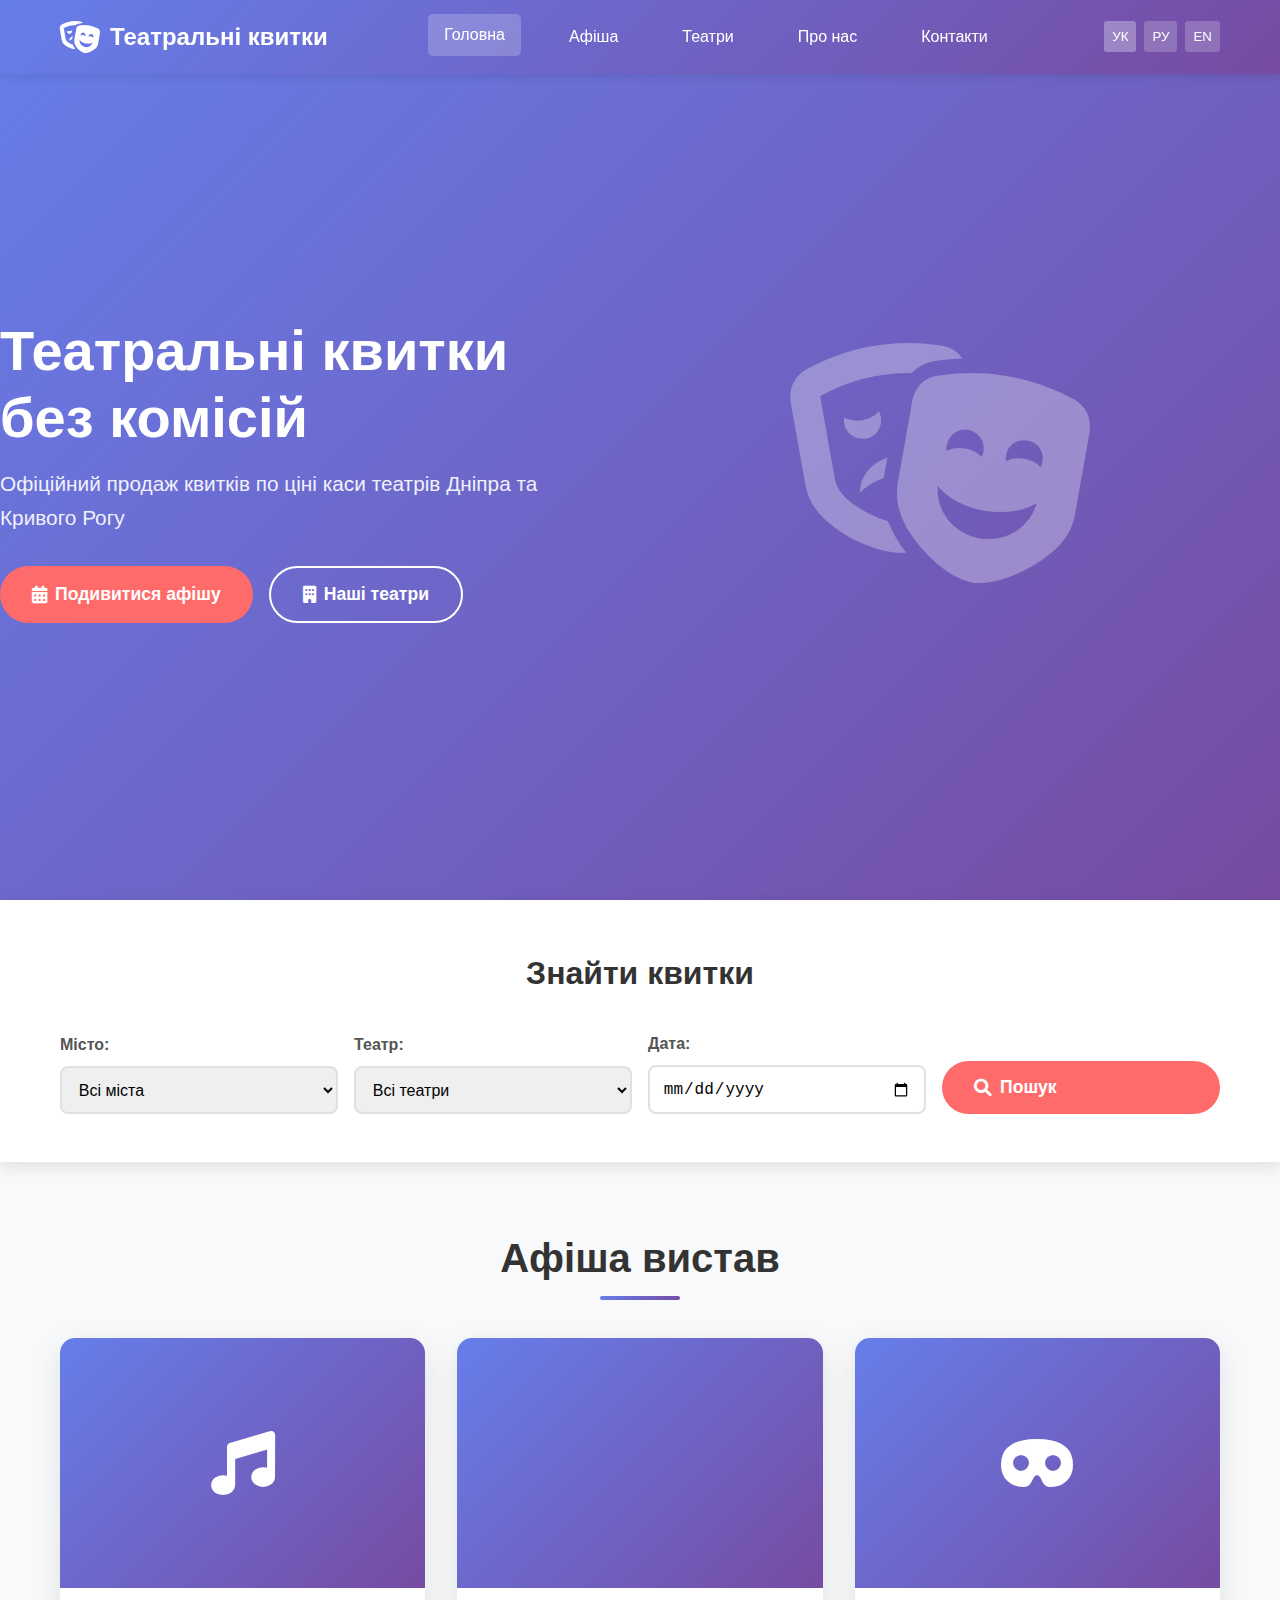
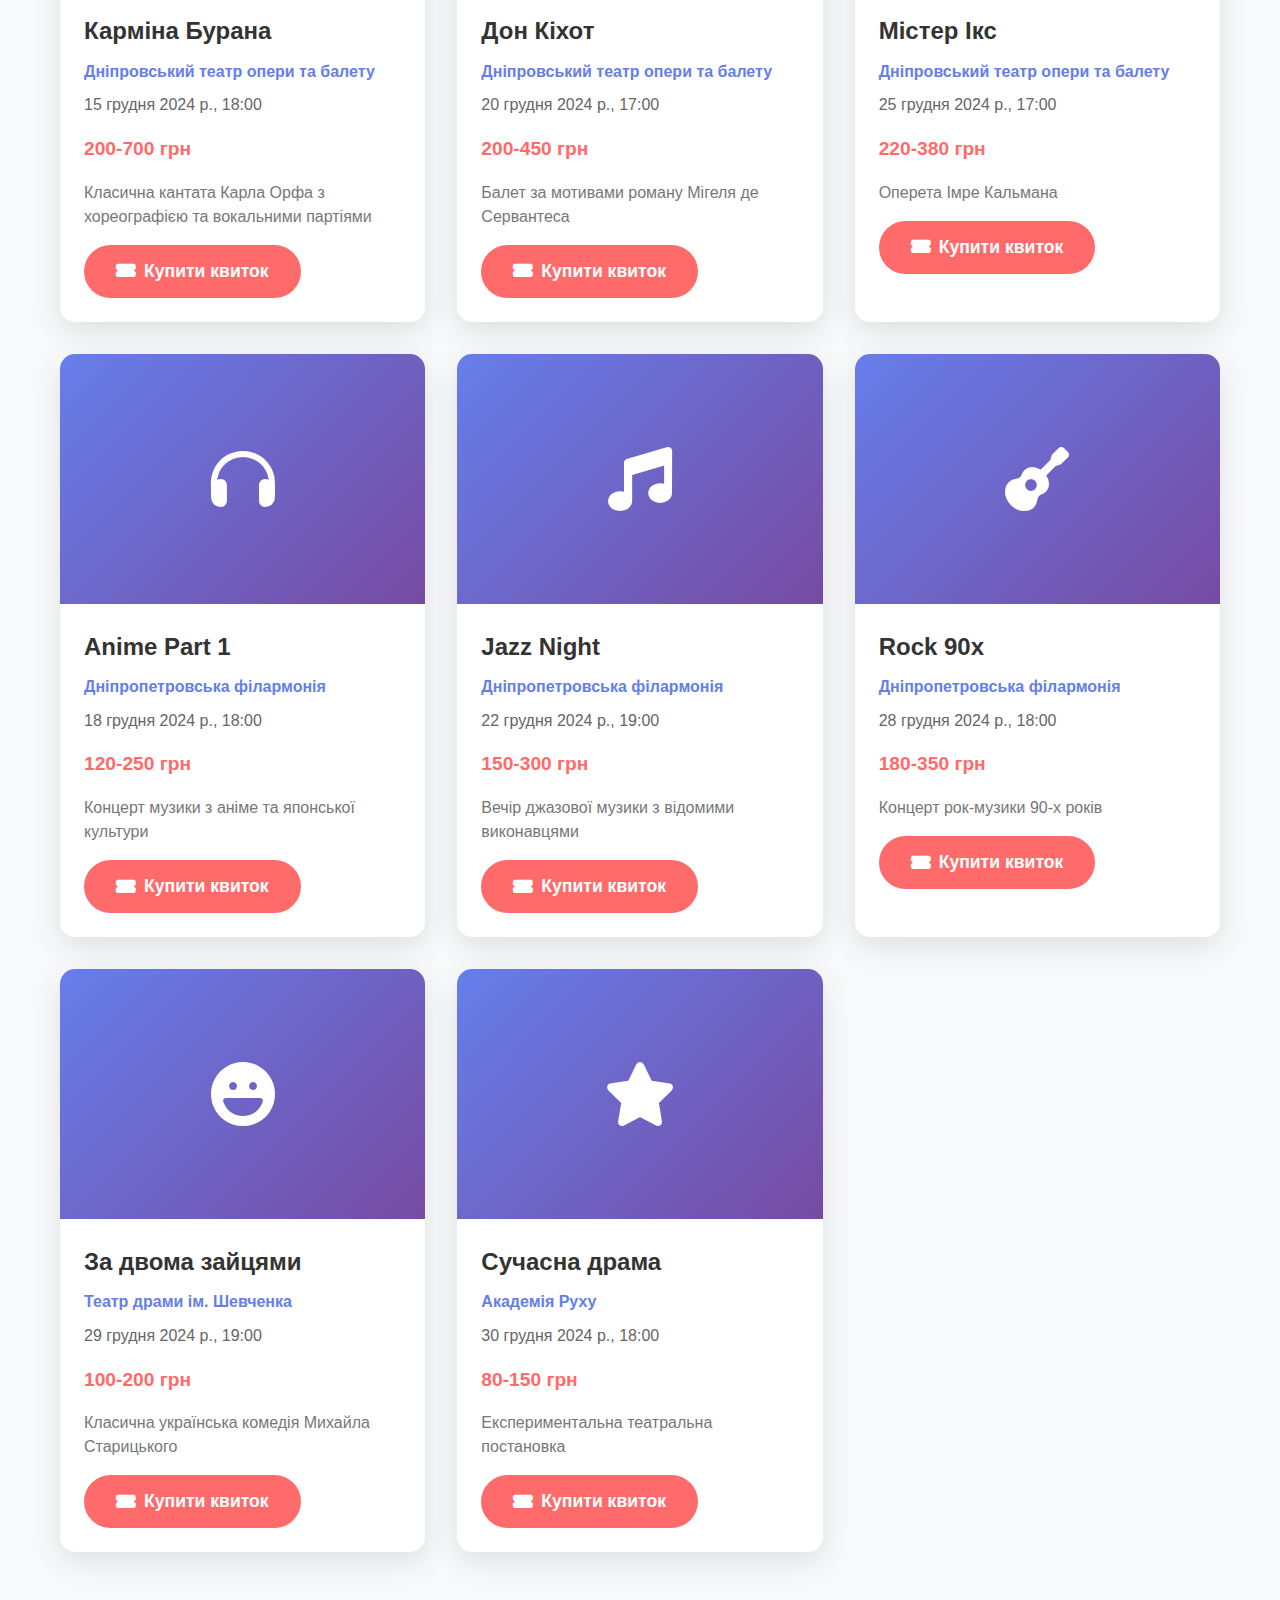
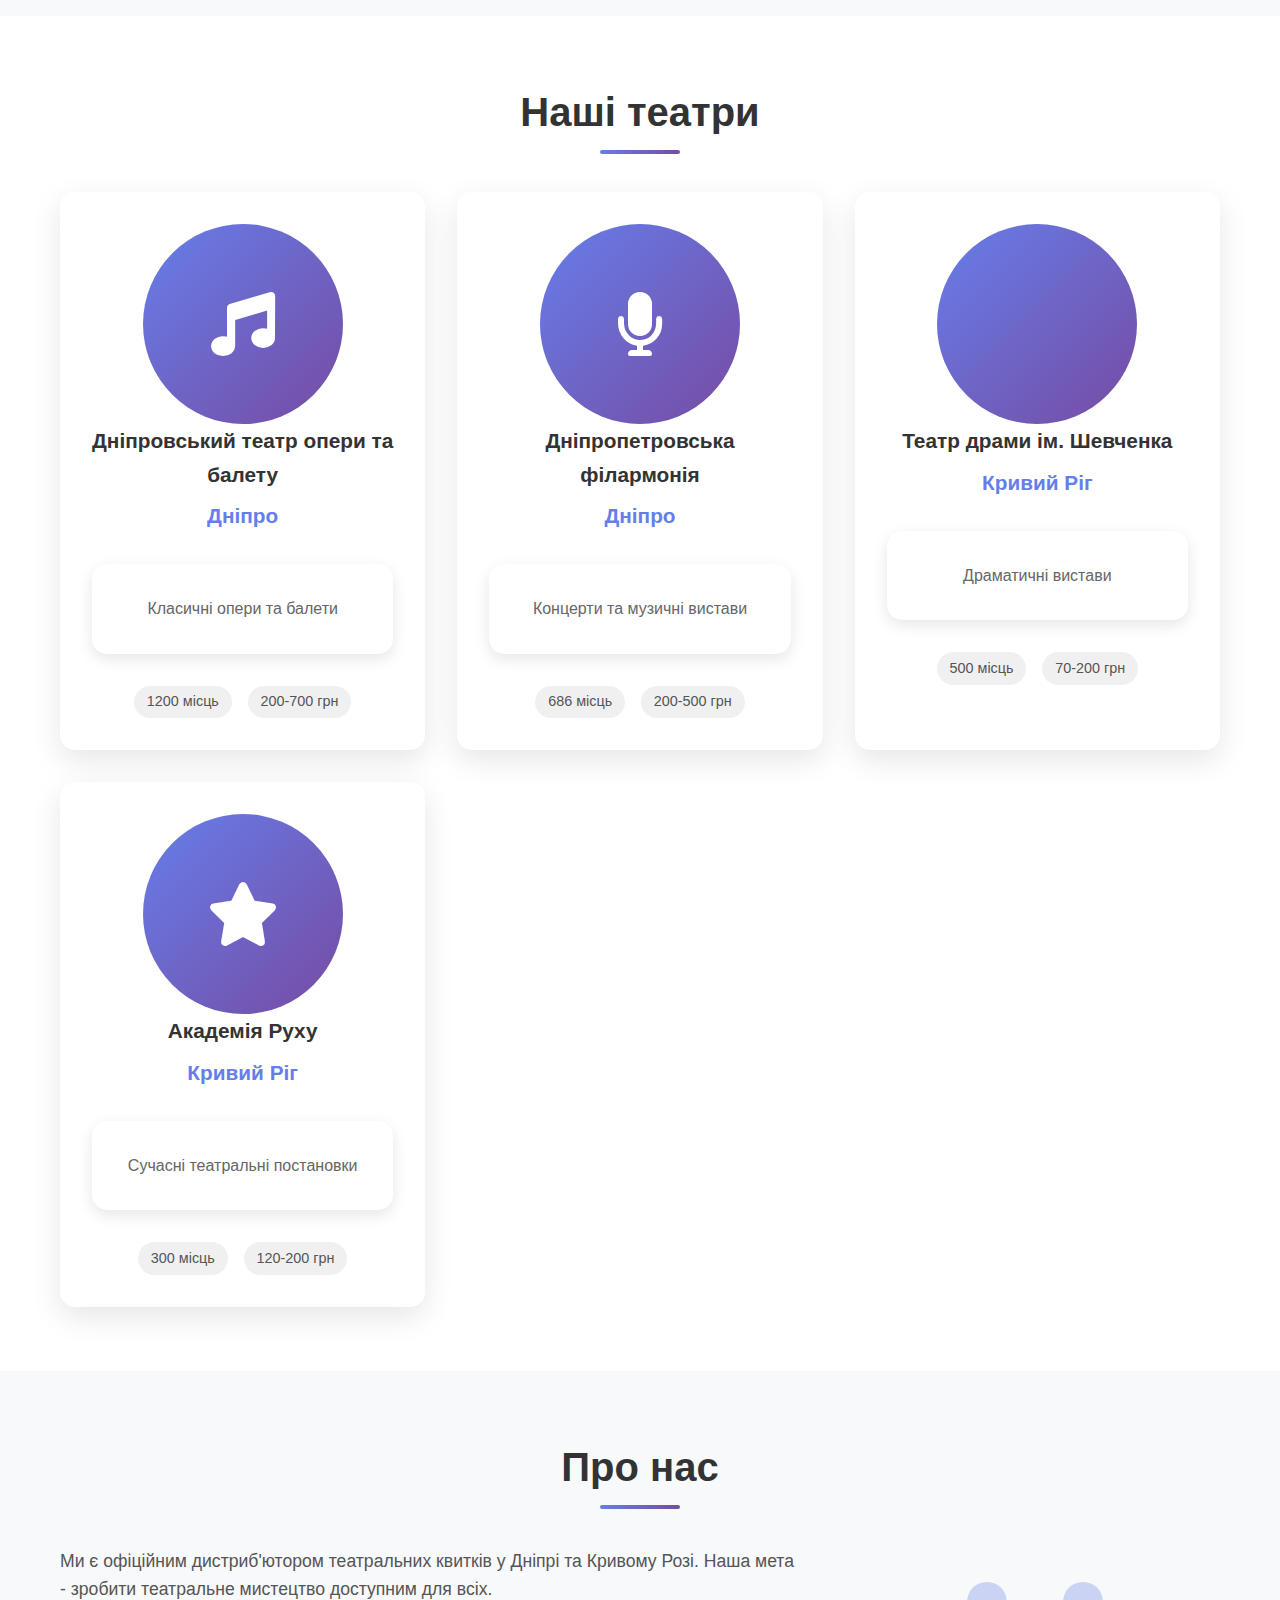
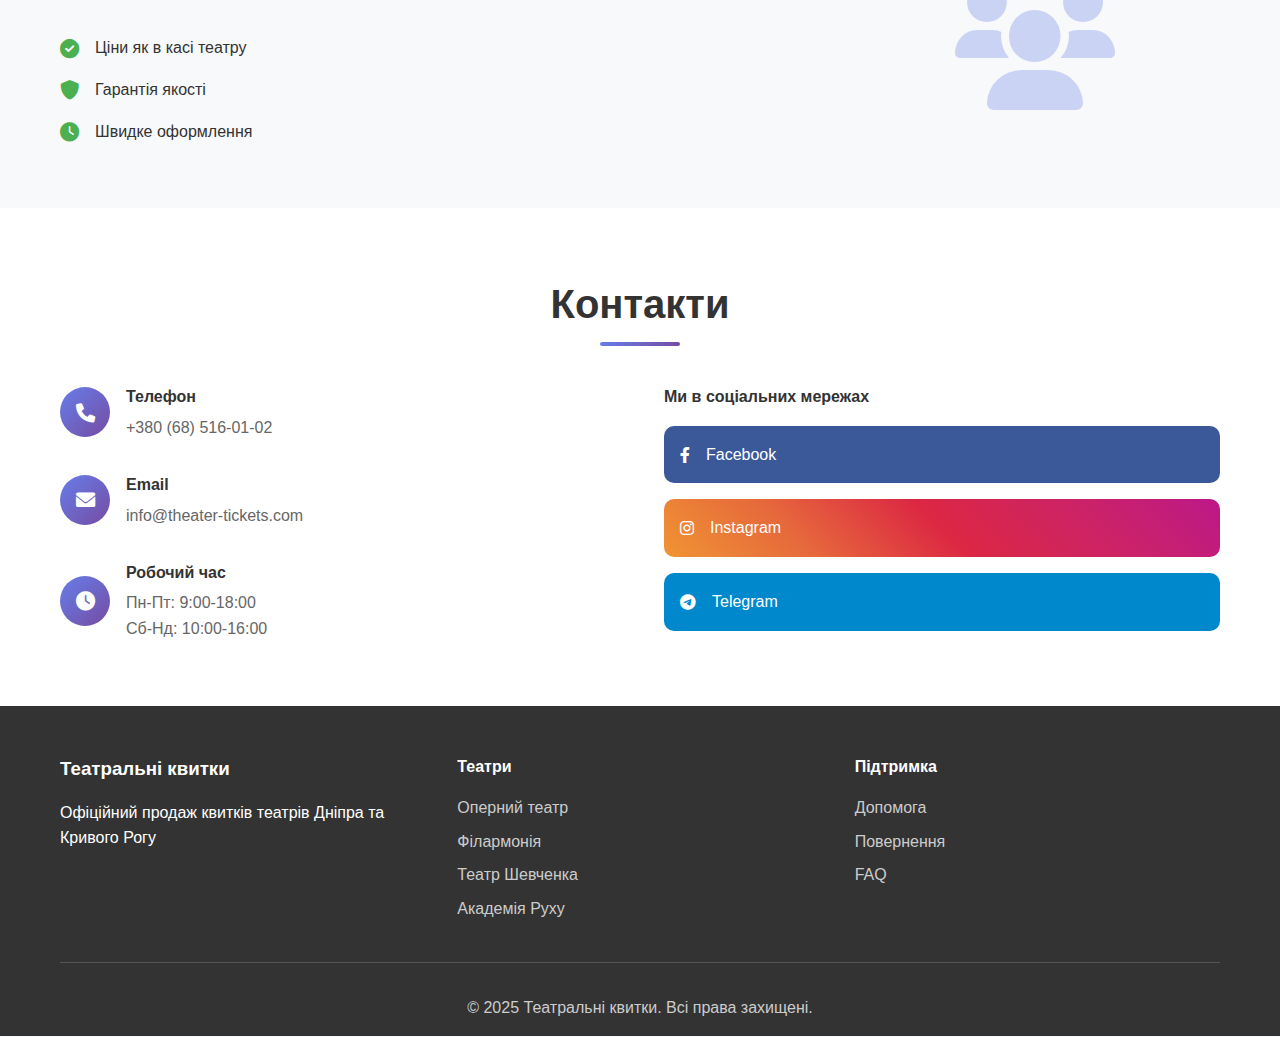
<file: index.html>
<!DOCTYPE html>
<html lang="uk">
<head>
    <meta charset="UTF-8">
    <meta name="viewport" content="width=device-width, initial-scale=1.0">
    <title>Театральні квитки Дніпра та Кривого Рогу</title>
    <link rel="stylesheet" href="styles.css">
    <link href="https://cdnjs.cloudflare.com/ajax/libs/font-awesome/6.0.0/css/all.min.css" rel="stylesheet">
</head>
<body>
    <!-- Header -->
    <header class="header">
        <div class="container">
            <div class="logo">
                <i class="fas fa-theater-masks"></i>
                <span>Театральні квитки</span>
            </div>
            <nav class="nav">
                <a href="#home" class="nav-link active">Головна</a>
                <a href="#afisha" class="nav-link">Афіша</a>
                <a href="#theaters" class="nav-link">Театри</a>
                <a href="#about" class="nav-link">Про нас</a>
                <a href="#contact" class="nav-link">Контакти</a>
            </nav>
            <div class="language-switcher">
                <button class="lang-btn active" data-lang="uk">УК</button>
                <button class="lang-btn" data-lang="ru">РУ</button>
                <button class="lang-btn" data-lang="en">EN</button>
            </div>
        </div>
    </header>

    <!-- Hero Section -->
    <section id="home" class="hero">
        <div class="hero-content">
            <h1 class="hero-title">Театральні квитки без комісій</h1>
            <p class="hero-subtitle">Офіційний продаж квитків по ціні каси театрів Дніпра та Кривого Рогу</p>
            <div class="hero-buttons">
                <button class="btn btn-primary" onclick="scrollToSection('afisha')">
                    <i class="fas fa-calendar-alt"></i>
                    Подивитися афішу
                </button>
                <button class="btn btn-secondary" onclick="scrollToSection('theaters')">
                    <i class="fas fa-building"></i>
                    Наші театри
                </button>
            </div>
        </div>
        <div class="hero-image">
            <div class="theater-silhouette">
                <i class="fas fa-theater-masks"></i>
            </div>
        </div>
    </section>

    <!-- Search Section -->
    <section class="search-section">
        <div class="container">
            <div class="search-box">
                <h2>Знайти квитки</h2>
                <div class="search-filters">
                    <div class="filter-group">
                        <label for="city-filter">Місто:</label>
                        <select id="city-filter">
                            <option value="">Всі міста</option>
                            <option value="dnipro">Дніпро</option>
                            <option value="kryvyi-rih">Кривий Ріг</option>
                        </select>
                    </div>
                    <div class="filter-group">
                        <label for="theater-filter">Театр:</label>
                        <select id="theater-filter">
                            <option value="">Всі театри</option>
                            <option value="opera">Оперний театр</option>
                            <option value="philharmonia">Філармонія</option>
                            <option value="shevchenko">Театр ім. Шевченка</option>
                            <option value="academy">Академія Руху</option>
                        </select>
                    </div>
                    <div class="filter-group">
                        <label for="date-filter">Дата:</label>
                        <input type="date" id="date-filter">
                    </div>
                    <button class="btn btn-primary" onclick="filterPerformances()">
                        <i class="fas fa-search"></i>
                        Пошук
                    </button>
                </div>
            </div>
        </div>
    </section>

    <!-- Performances Section -->
    <section id="afisha" class="performances-section">
        <div class="container">
            <h2 class="section-title">Афіша вистав</h2>
            <div class="performances-grid" id="performances-grid">
                <!-- Performances will be loaded here by JavaScript -->
            </div>
        </div>
    </section>

    <!-- Theaters Section -->
    <section id="theaters" class="theaters-section">
        <div class="container">
            <h2 class="section-title">Наші театри</h2>
            <div class="theaters-grid">
                <div class="theater-card" onclick="openTheaterPage('opera')">
                    <div class="theater-image">
                        <i class="fas fa-music"></i>
                    </div>
                    <div class="theater-info">
                        <h3>Дніпровський театр опери та балету</h3>
                        <p class="theater-city">Дніпро</p>
                        <p class="theater-description">Класичні опери та балети</p>
                        <div class="theater-features">
                            <span class="feature">1200 місць</span>
                            <span class="feature">200-700 грн</span>
                        </div>
                    </div>
                </div>

                <div class="theater-card" onclick="openTheaterPage('philharmonia')">
                    <div class="theater-image">
                        <i class="fas fa-microphone"></i>
                    </div>
                    <div class="theater-info">
                        <h3>Дніпропетровська філармонія</h3>
                        <p class="theater-city">Дніпро</p>
                        <p class="theater-description">Концерти та музичні вистави</p>
                        <div class="theater-features">
                            <span class="feature">686 місць</span>
                            <span class="feature">200-500 грн</span>
                        </div>
                    </div>
                </div>

                <div class="theater-card" onclick="openTheaterPage('shevchenko')">
                    <div class="theater-image">
                        <i class="fas fa-drama-masks"></i>
                    </div>
                    <div class="theater-info">
                        <h3>Театр драми ім. Шевченка</h3>
                        <p class="theater-city">Кривий Ріг</p>
                        <p class="theater-description">Драматичні вистави</p>
                        <div class="theater-features">
                            <span class="feature">500 місць</span>
                            <span class="feature">70-200 грн</span>
                        </div>
                    </div>
                </div>

                <div class="theater-card" onclick="openTheaterPage('academy')">
                    <div class="theater-image">
                        <i class="fas fa-star"></i>
                    </div>
                    <div class="theater-info">
                        <h3>Академія Руху</h3>
                        <p class="theater-city">Кривий Ріг</p>
                        <p class="theater-description">Сучасні театральні постановки</p>
                        <div class="theater-features">
                            <span class="feature">300 місць</span>
                            <span class="feature">120-200 грн</span>
                        </div>
                    </div>
                </div>
            </div>
        </div>
    </section>

    <!-- About Section -->
    <section id="about" class="about-section">
        <div class="container">
            <h2 class="section-title">Про нас</h2>
            <div class="about-content">
                <div class="about-text">
                    <p>Ми є офіційним дистриб'ютором театральних квитків у Дніпрі та Кривому Розі. Наша мета - зробити театральне мистецтво доступним для всіх.</p>
                    <div class="advantages">
                        <div class="advantage">
                            <i class="fas fa-check-circle"></i>
                            <span>Ціни як в касі театру</span>
                        </div>
                        <div class="advantage">
                            <i class="fas fa-shield-alt"></i>
                            <span>Гарантія якості</span>
                        </div>
                        <div class="advantage">
                            <i class="fas fa-clock"></i>
                            <span>Швидке оформлення</span>
                        </div>
                    </div>
                </div>
                <div class="about-image">
                    <i class="fas fa-users"></i>
                </div>
            </div>
        </div>
    </section>

    <!-- Contact Section -->
    <section id="contact" class="contact-section">
        <div class="container">
            <h2 class="section-title">Контакти</h2>
            <div class="contact-content">
                <div class="contact-info">
                    <div class="contact-item">
                        <i class="fas fa-phone"></i>
                        <div>
                            <h4>Телефон</h4>
                            <p>+380 (68) 516-01-02</p>
                        </div>
                    </div>
                    <div class="contact-item">
                        <i class="fas fa-envelope"></i>
                        <div>
                            <h4>Email</h4>
                            <p>info@theater-tickets.com</p>
                        </div>
                    </div>
                    <div class="contact-item">
                        <i class="fas fa-clock"></i>
                        <div>
                            <h4>Робочий час</h4>
                            <p>Пн-Пт: 9:00-18:00<br>Сб-Нд: 10:00-16:00</p>
                        </div>
                    </div>
                </div>
                <div class="social-links">
                    <h4>Ми в соціальних мережах</h4>
                    <div class="social-buttons">
                        <a href="#" class="social-btn facebook">
                            <i class="fab fa-facebook-f"></i>
                            Facebook
                        </a>
                        <a href="#" class="social-btn instagram">
                            <i class="fab fa-instagram"></i>
                            Instagram
                        </a>
                        <a href="#" class="social-btn telegram">
                            <i class="fab fa-telegram-plane"></i>
                            Telegram
                        </a>
                    </div>
                </div>
            </div>
        </div>
    </section>

    <!-- Footer -->
    <footer class="footer">
        <div class="container">
            <div class="footer-content">
                <div class="footer-section">
                    <h3>Театральні квитки</h3>
                    <p>Офіційний продаж квитків театрів Дніпра та Кривого Рогу</p>
                </div>
                <div class="footer-section">
                    <h4>Театри</h4>
                    <ul>
                        <li><a href="#">Оперний театр</a></li>
                        <li><a href="#">Філармонія</a></li>
                        <li><a href="#">Театр Шевченка</a></li>
                        <li><a href="#">Академія Руху</a></li>
                    </ul>
                </div>
                <div class="footer-section">
                    <h4>Підтримка</h4>
                    <ul>
                        <li><a href="#">Допомога</a></li>
                        <li><a href="#">Повернення</a></li>
                        <li><a href="#">FAQ</a></li>
                    </ul>
                </div>
            </div>
            <div class="footer-bottom">
                <p>&copy; 2025 Театральні квитки. Всі права захищені.</p>
            </div>
        </div>
    </footer>

    <!-- Booking Modal -->
    <div id="bookingModal" class="modal">
        <div class="modal-content">
            <span class="close" onclick="closeBookingModal()">&times;</span>
            <h2>Замовлення квитка</h2>
            <div id="bookingContent">
                <!-- Booking content will be loaded here -->
            </div>
        </div>
    </div>

    <!-- Scripts -->
    <script src="script.js"></script>
</body>
</html>
</file>
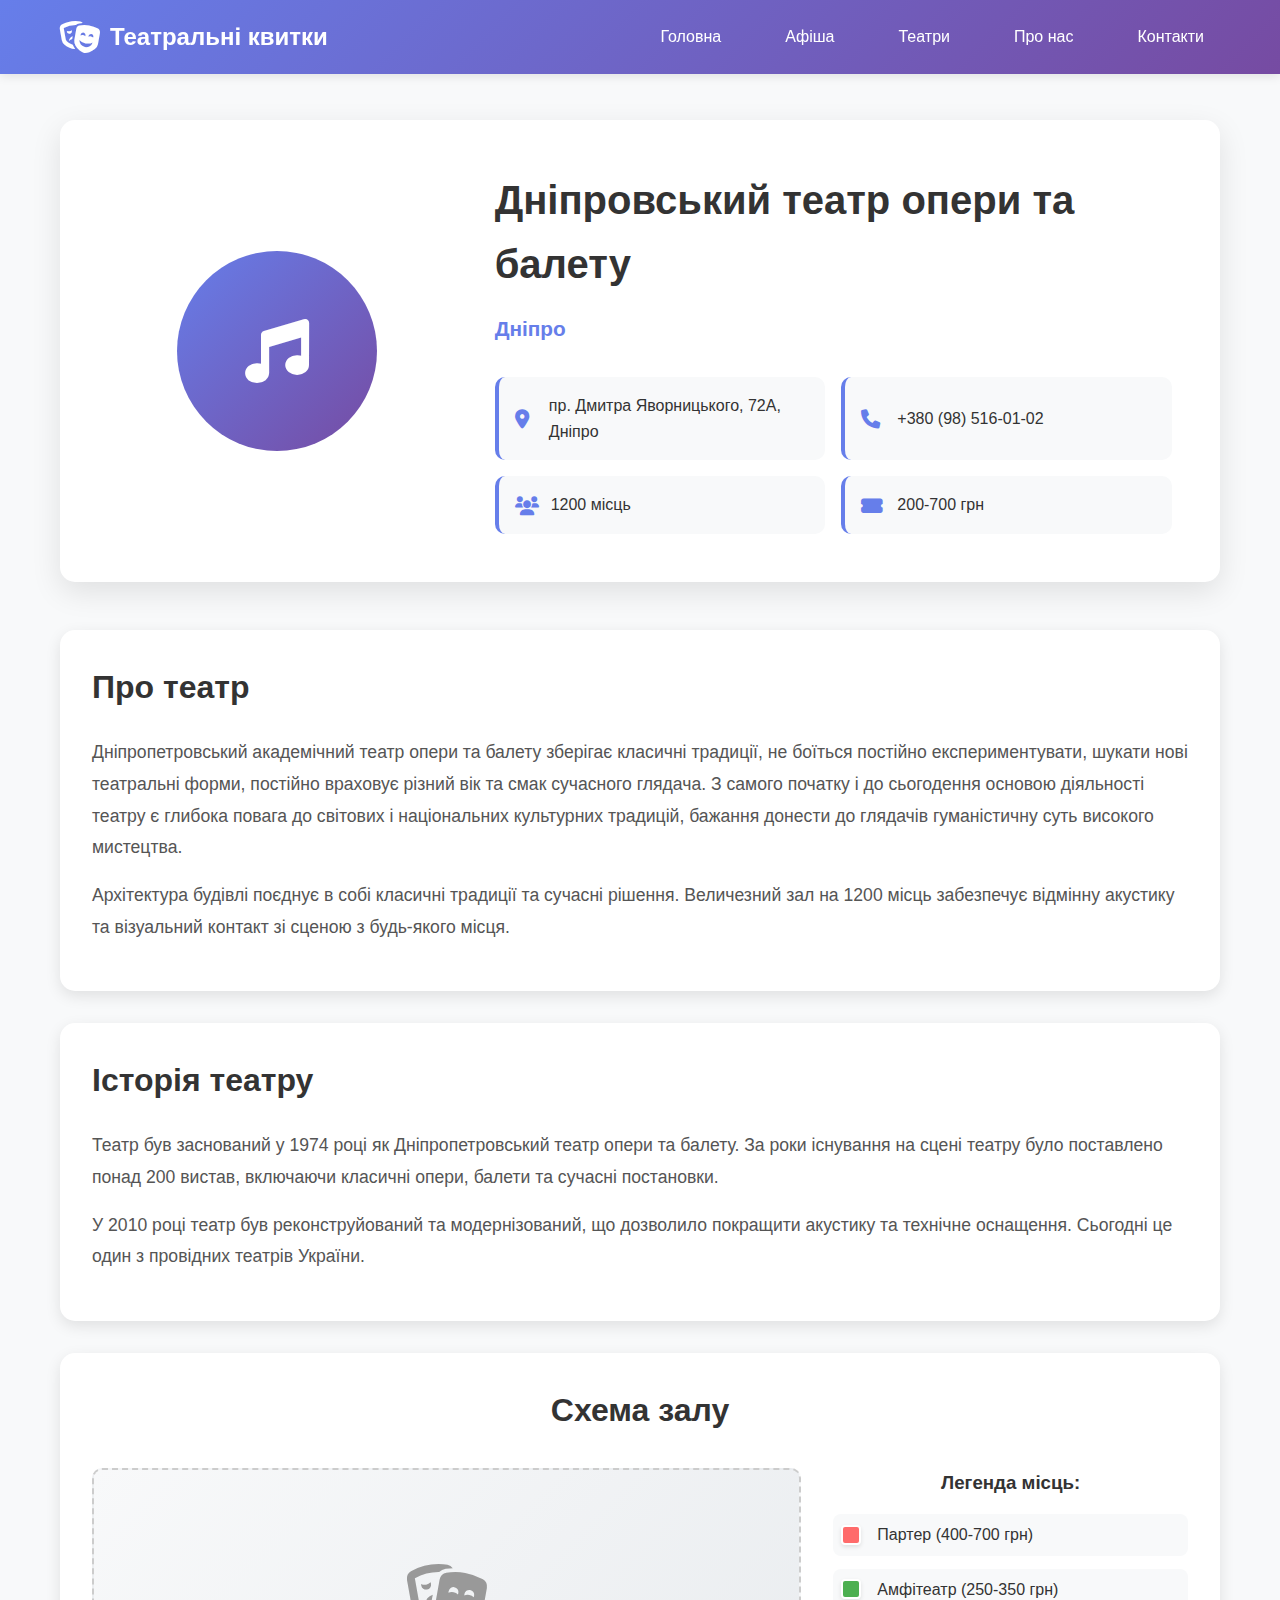
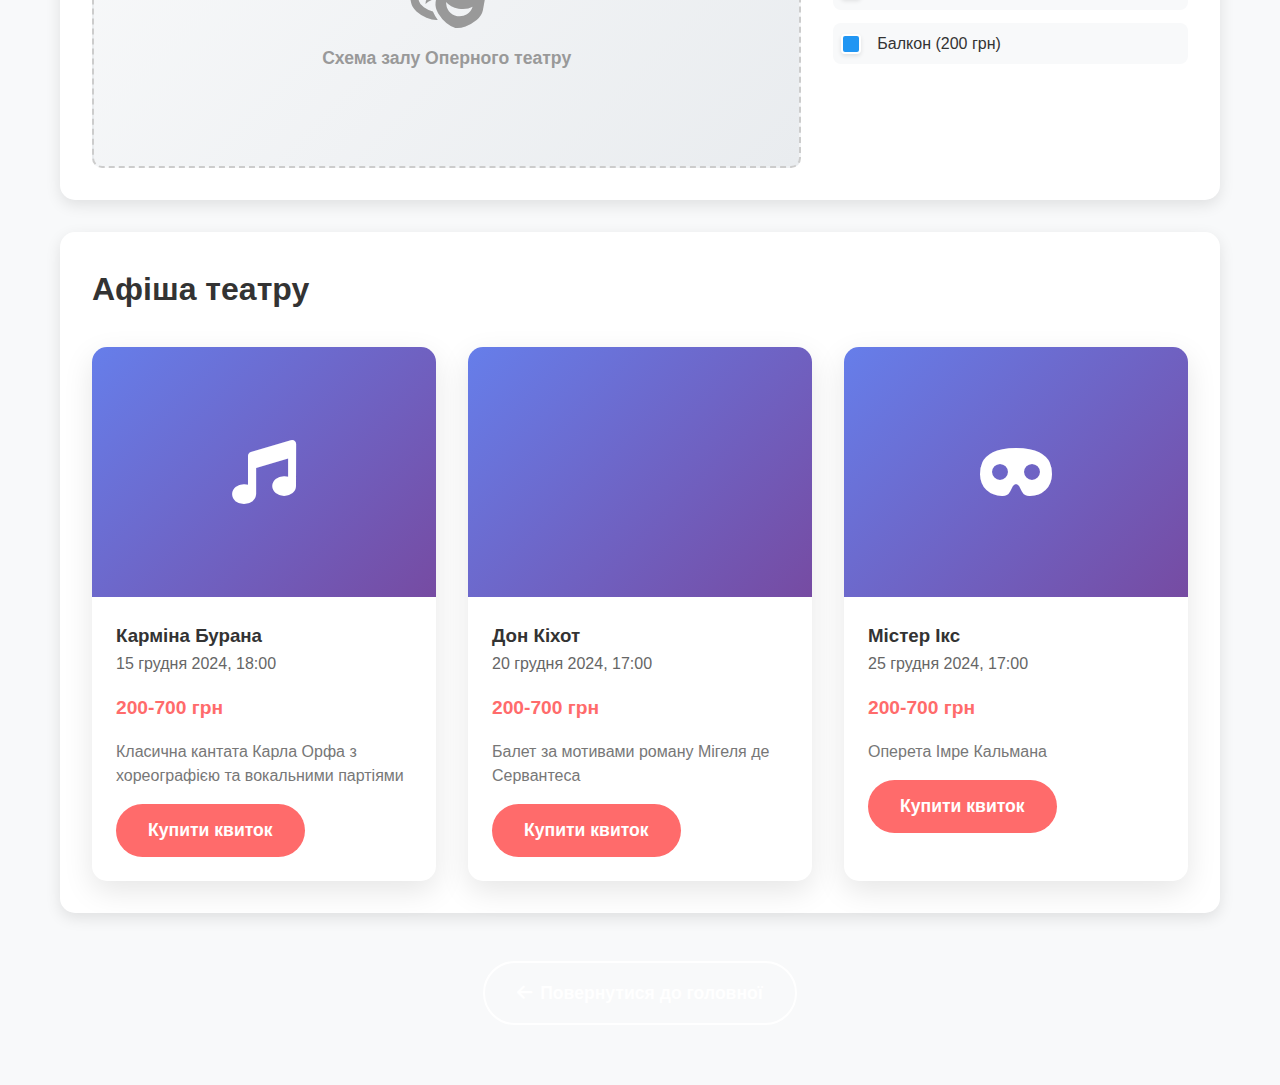
<file: dnipro-opera.html>
<!DOCTYPE html>
<html lang="uk">
<head>
    <meta charset="UTF-8">
    <meta name="viewport" content="width=device-width, initial-scale=1.0">
    <title>Дніпровський театр опери та балету - Театральні квитки</title>
    <link rel="stylesheet" href="styles.css">
    <link href="https://cdnjs.cloudflare.com/ajax/libs/font-awesome/6.0.0/css/all.min.css" rel="stylesheet">
</head>
<body>
    <!-- Header -->
    <header class="header">
        <div class="container">
            <div class="logo">
                <i class="fas fa-theater-masks"></i>
                <span>Театральні квитки</span>
            </div>
            <nav class="nav">
                <a href="index.html" class="nav-link">Головна</a>
                <a href="index.html#afisha" class="nav-link">Афіша</a>
                <a href="index.html#theaters" class="nav-link">Театри</a>
                <a href="index.html#about" class="nav-link">Про нас</a>
                <a href="index.html#contact" class="nav-link">Контакти</a>
            </nav>
        </div>
    </header>

    <!-- Theater Page Content -->
    <div class="theater-page-content">
        <div class="container">
            <!-- Theater Header -->
            <div class="theater-header">
                <div class="theater-image">
                    <i class="fas fa-music"></i>
                </div>
                <div class="theater-info">
                    <h1>Дніпровський театр опери та балету</h1>
                    <p class="theater-city">Дніпро</p>
                    <div class="theater-details">
                        <div class="detail-item">
                            <i class="fas fa-map-marker-alt"></i>
                            <span> пр. Дмитра Яворницького, 72А, Дніпро</span>
                        </div>
                        <div class="detail-item">
                            <i class="fas fa-phone"></i>
                            <span>+380 (98) 516-01-02</span>
                        </div>
                        <div class="detail-item">
                            <i class="fas fa-users"></i>
                            <span>1200 місць</span>
                        </div>
                        <div class="detail-item">
                            <i class="fas fa-ticket-alt"></i>
                            <span>200-700 грн</span>
                        </div>
                    </div>
                </div>
            </div>

            <!-- Theater Description -->
            <section class="theater-description">
                <h2>Про театр</h2>
                <p>Дніпропетровський академічний театр опери та балету зберігає класичні традиції,  не боїться постійно експериментувати, шукати нові театральні форми, постійно враховує різний вік та смак сучасного глядача. З самого початку і до сьогодення основою діяльності театру є глибока повага до світових і національних культурних традицій, бажання донести до глядачів гуманістичну суть високого мистецтва.</p>
                <p>Архітектура будівлі поєднує в собі класичні традиції та сучасні рішення. Величезний зал на 1200 місць забезпечує відмінну акустику та візуальний контакт зі сценою з будь-якого місця.</p>
            </section>

            <!-- Theater History -->
            <section class="theater-history">
                <h2>Історія театру</h2>
                <p>Театр був заснований у 1974 році як Дніпропетровський театр опери та балету. За роки існування на сцені театру було поставлено понад 200 вистав, включаючи класичні опери, балети та сучасні постановки.</p>
                <p>У 2010 році театр був реконструйований та модернізований, що дозволило покращити акустику та технічне оснащення. Сьогодні це один з провідних театрів України.</p>
            </section>

            <!-- Hall Scheme -->
            <section class="hall-scheme">
                <h2>Схема залу</h2>
                <div class="scheme-container">
                    <div class="scheme-image">
                        <i class="fas fa-theater-masks"></i>
                        <p>Схема залу Оперного театру</p>
                    </div>
                    <div class="scheme-legend">
                        <h3>Легенда місць:</h3>
                        <div class="legend-item">
                            <div class="legend-color" style="background: #ff6b6b;"></div>
                            <span>Партер (400-700 грн)</span>
                        </div>
                        <div class="legend-item">
                            <div class="legend-color" style="background: #4CAF50;"></div>
                            <span>Амфітеатр (250-350 грн)</span>
                        </div>
                        <div class="legend-item">
                            <div class="legend-color" style="background: #2196F3;"></div>
                            <span>Балкон (200 грн)</span>
                        </div>
                    </div>
                </div>
            </section>

            <!-- Performances -->
            <section class="theater-performances">
                <h2>Афіша театру</h2>
                <div class="performances-grid">
                    <div class="performance-card" onclick="openBookingModal('opera', 'carmina-burana')">
                        <div class="performance-image">
                            <i class="fas fa-music"></i>
                        </div>
                        <div class="performance-info">
                            <h3>Карміна Бурана</h3>
                            <p class="performance-date">15 грудня 2024, 18:00</p>
                            <p class="performance-price">200-700 грн</p>
                            <p class="performance-description">Класична кантата Карла Орфа з хореографією та вокальними партіями</p>
                            <button class="btn btn-primary">Купити квиток</button>
                        </div>
                    </div>

                    <div class="performance-card" onclick="openBookingModal('opera', 'don-quixote')">
                        <div class="performance-image">
                            <i class="fas fa-dancing"></i>
                        </div>
                        <div class="performance-info">
                            <h3>Дон Кіхот</h3>
                            <p class="performance-date">20 грудня 2024, 17:00</p>
                            <p class="performance-price">200-700 грн</p>
                            <p class="performance-description">Балет за мотивами роману Мігеля де Сервантеса</p>
                            <button class="btn btn-primary">Купити квиток</button>
                        </div>
                    </div>

                    <div class="performance-card" onclick="openBookingModal('opera', 'mister-x')">
                        <div class="performance-image">
                            <i class="fas fa-mask"></i>
                        </div>
                        <div class="performance-info">
                            <h3>Містер Ікс</h3>
                            <p class="performance-date">25 грудня 2024, 17:00</p>
                            <p class="performance-price">200-700 грн</p>
                            <p class="performance-description">Оперета Імре Кальмана</p>
                            <button class="btn btn-primary">Купити квиток</button>
                        </div>
                    </div>
                </div>
            </section>

            <!-- Back Button -->
            <div class="back-button">
                <a href="index.html" class="btn btn-secondary">
                    <i class="fas fa-arrow-left"></i>
                    Повернутися до головної
                </a>
            </div>
        </div>
    </div>

    <!-- Booking Modal -->
    <div id="bookingModal" class="modal">
        <div class="modal-content">
            <span class="close" onclick="closeBookingModal()">&times;</span>
            <div id="bookingContent">
                <!-- Booking content will be loaded here -->
            </div>
        </div>
    </div>

    <!-- Scripts -->
    <script src="script.js"></script>
</body>
</html>
</file>
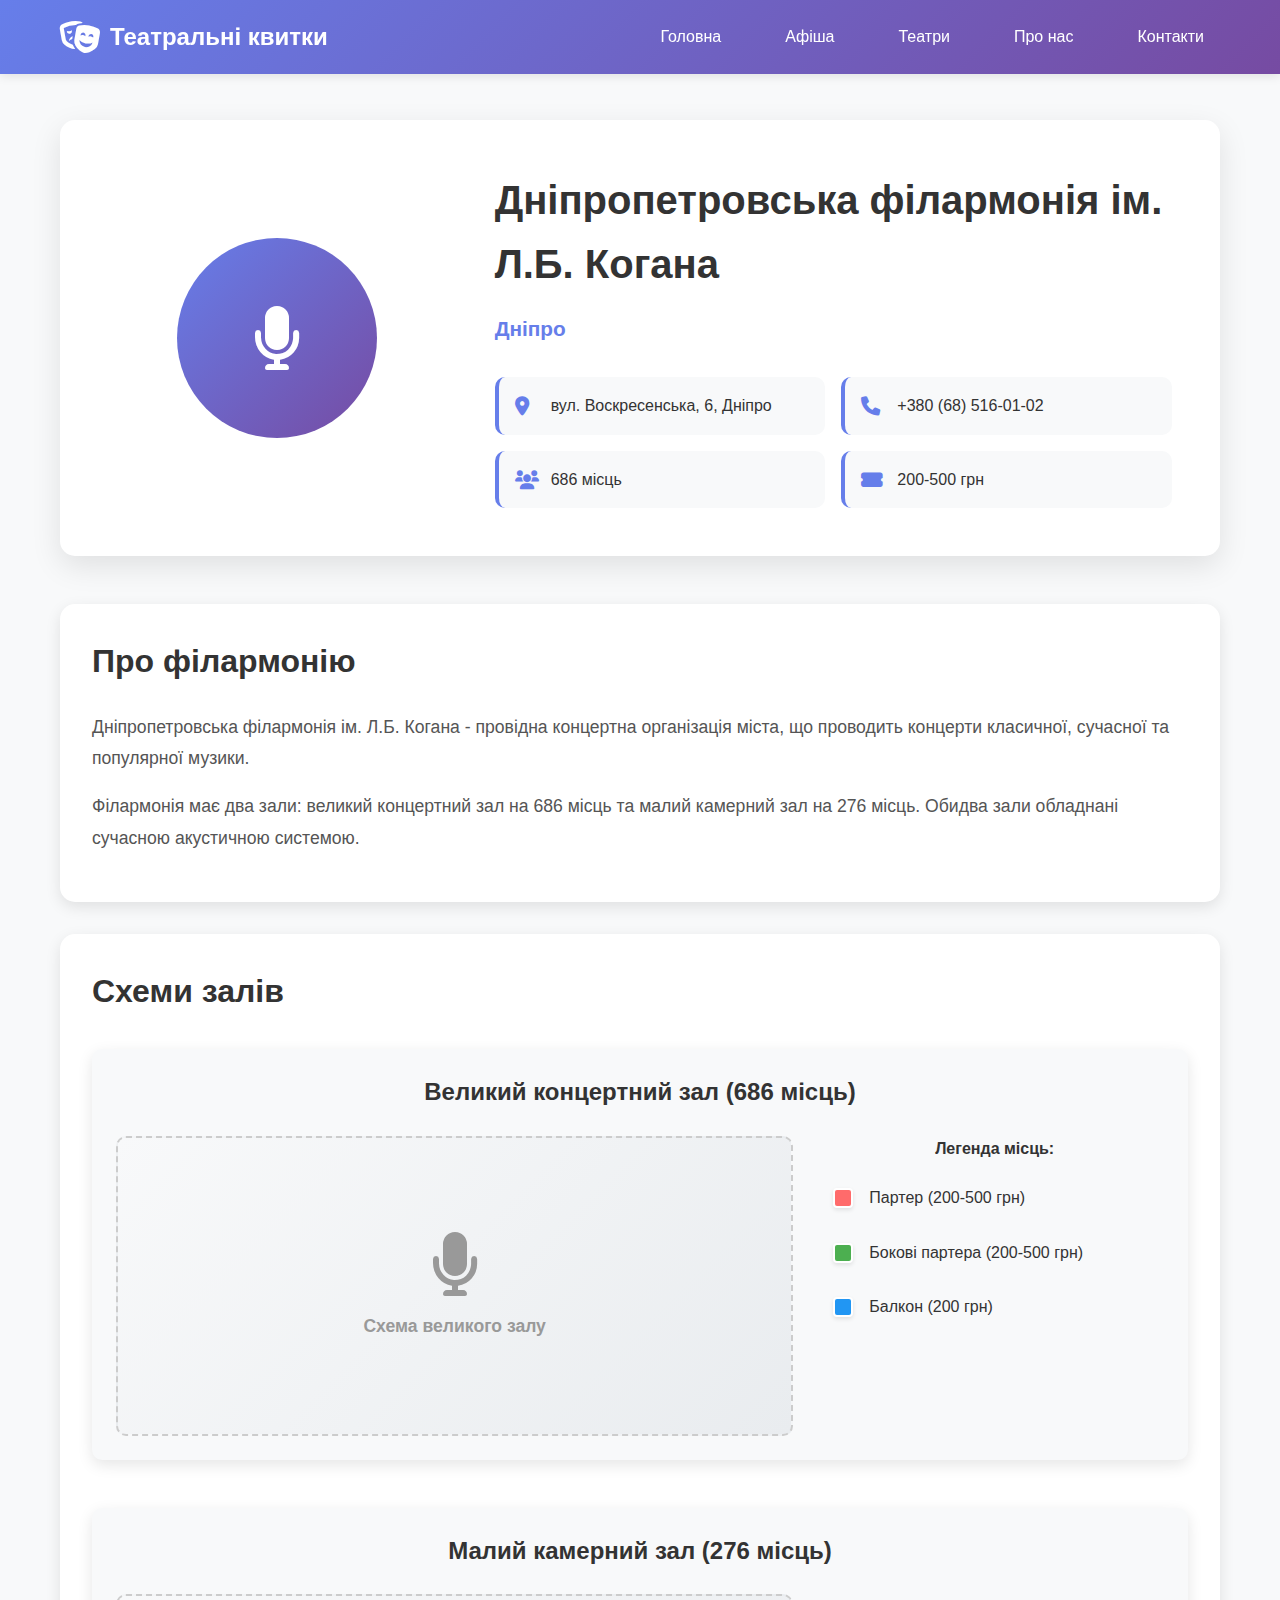
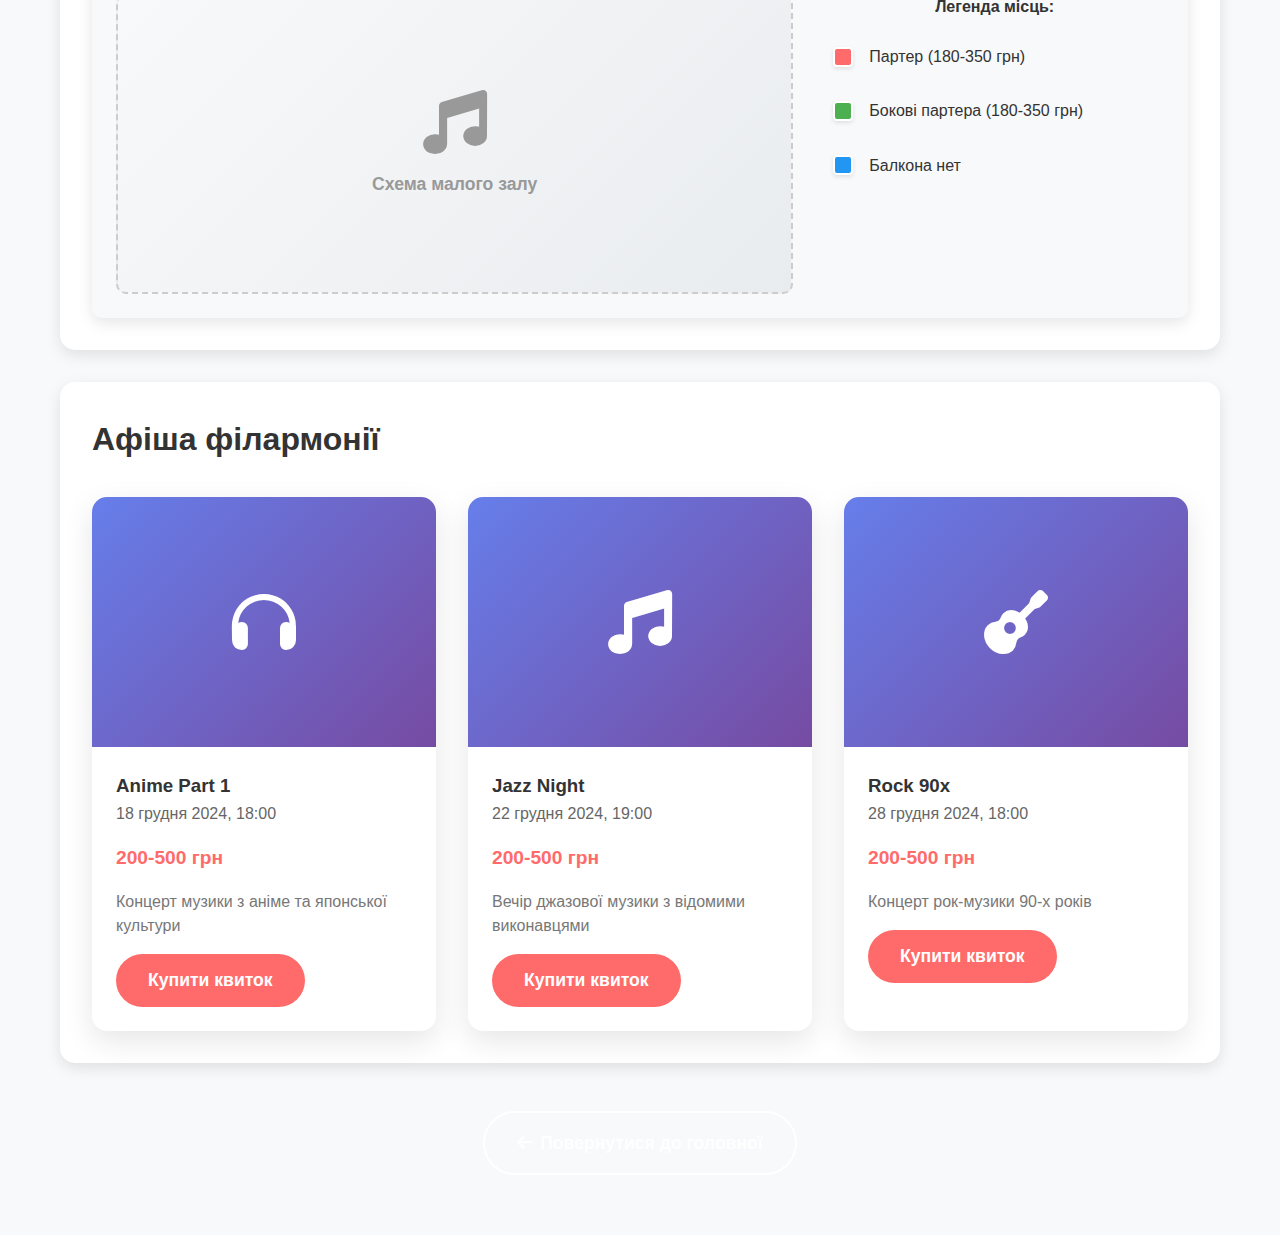
<file: dnipro-philharmonia.html>
<!DOCTYPE html>
<html lang="uk">
<head>
    <meta charset="UTF-8">
    <meta name="viewport" content="width=device-width, initial-scale=1.0">
    <title>Дніпропетровська філармонія - Театральні квитки</title>
    <link rel="stylesheet" href="styles.css">
    <link href="https://cdnjs.cloudflare.com/ajax/libs/font-awesome/6.0.0/css/all.min.css" rel="stylesheet">
</head>
<body>
    <!-- Header -->
    <header class="header">
        <div class="container">
            <div class="logo">
                <i class="fas fa-theater-masks"></i>
                <span>Театральні квитки</span>
            </div>
            <nav class="nav">
                <a href="index.html" class="nav-link">Головна</a>
                <a href="index.html#afisha" class="nav-link">Афіша</a>
                <a href="index.html#theaters" class="nav-link">Театри</a>
                <a href="index.html#about" class="nav-link">Про нас</a>
                <a href="index.html#contact" class="nav-link">Контакти</a>
            </nav>
        </div>
    </header>

    <!-- Theater Page Content -->
    <div class="theater-page-content">
        <div class="container">
            <!-- Theater Header -->
            <div class="theater-header">
                <div class="theater-image">
                    <i class="fas fa-microphone"></i>
                </div>
                <div class="theater-info">
                    <h1>Дніпропетровська філармонія ім. Л.Б. Когана</h1>
                    <p class="theater-city">Дніпро</p>
                    <div class="theater-details">
                        <div class="detail-item">
                            <i class="fas fa-map-marker-alt"></i>
                            <span>вул. Воскресенська, 6, Дніпро</span>
                        </div>
                        <div class="detail-item">
                            <i class="fas fa-phone"></i>
                            <span>+380 (68) 516-01-02</span>
                        </div>
                        <div class="detail-item">
                            <i class="fas fa-users"></i>
                            <span>686 місць</span>
                        </div>
                        <div class="detail-item">
                            <i class="fas fa-ticket-alt"></i>
                            <span>200-500 грн</span>
                        </div>
                    </div>
                </div>
            </div>

            <!-- Theater Description -->
            <section class="theater-description">
                <h2>Про філармонію</h2>
                <p>Дніпропетровська філармонія ім. Л.Б. Когана - провідна концертна організація міста, що проводить концерти класичної, сучасної та популярної музики.</p>
                <p>Філармонія має два зали: великий концертний зал на 686 місць та малий камерний зал на 276 місць. Обидва зали обладнані сучасною акустичною системою.</p>
            </section>

            <!-- Hall Schemes -->
            <section class="hall-schemes">
                <h2>Схеми залів</h2>
                
                <div class="hall-scheme">
                    <h3>Великий концертний зал (686 місць)</h3>
                    <div class="scheme-container">
                        <div class="scheme-image">
                            <i class="fas fa-microphone"></i>
                            <p>Схема великого залу</p>
                        </div>
                        <div class="scheme-legend">
                            <h4>Легенда місць:</h4>
                            <div class="legend-item">
                                <div class="legend-color" style="background: #ff6b6b;"></div>
                                <span> Партер (200-500 грн)</span>
                            </div>
                            <div class="legend-item">
                                <div class="legend-color" style="background: #4CAF50;"></div>
                                <span>Бокові партера (200-500 грн)</span>
                            </div>
                            <div class="legend-item">
                                <div class="legend-color" style="background: #2196F3;"></div>
                                <span>Балкон (200 грн)</span>
                            </div>
                        </div>
                    </div>
                </div>

                <div class="hall-scheme">
                    <h3>Малий камерний зал (276 місць)</h3>
                    <div class="scheme-container">
                        <div class="scheme-image">
                            <i class="fas fa-music"></i>
                            <p>Схема малого залу</p>
                        </div>
                        <div class="scheme-legend">
                            <h4>Легенда місць:</h4>
                            <div class="legend-item">
                                <div class="legend-color" style="background: #ff6b6b;"></div>
                                <span>Партер (180-350 грн)</span>
                            </div>
                            <div class="legend-item">
                                <div class="legend-color" style="background: #4CAF50;"></div>
                                <span>Бокові партера (180-350 грн)</span>
                            </div>
                            <div class="legend-item">
                                <div class="legend-color" style="background: #2196F3;"></div>
                                <span>Балкона нет </span>
                            </div>
                        </div>
                    </div>
                </div>
            </section>

            <!-- Performances -->
            <section class="theater-performances">
                <h2>Афіша філармонії</h2>
                <div class="performances-grid">
                    <div class="performance-card" onclick="openBookingModal('philharmonia', 'anime-part1')">
                        <div class="performance-image">
                            <i class="fas fa-headphones"></i>
                        </div>
                        <div class="performance-info">
                            <h3>Anime Part 1</h3>
                            <p class="performance-date">18 грудня 2024, 18:00</p>
                            <p class="performance-price">200-500 грн</p>
                            <p class="performance-description">Концерт музики з аніме та японської культури</p>
                            <button class="btn btn-primary">Купити квиток</button>
                        </div>
                    </div>

                    <div class="performance-card" onclick="openBookingModal('philharmonia', 'jazz-night')">
                        <div class="performance-image">
                            <i class="fas fa-music"></i>
                        </div>
                        <div class="performance-info">
                            <h3>Jazz Night</h3>
                            <p class="performance-date">22 грудня 2024, 19:00</p>
                            <p class="performance-price">200-500 грн</p>
                            <p class="performance-description">Вечір джазової музики з відомими виконавцями</p>
                            <button class="btn btn-primary">Купити квиток</button>
                        </div>
                    </div>

                    <div class="performance-card" onclick="openBookingModal('philharmonia', 'rock-90x')">
                        <div class="performance-image">
                            <i class="fas fa-guitar"></i>
                        </div>
                        <div class="performance-info">
                            <h3>Rock 90x</h3>
                            <p class="performance-date">28 грудня 2024, 18:00</p>
                            <p class="performance-price">200-500 грн</p>
                            <p class="performance-description">Концерт рок-музики 90-х років</p>
                            <button class="btn btn-primary">Купити квиток</button>
                        </div>
                    </div>
                </div>
            </section>

            <!-- Back Button -->
            <div class="back-button">
                <a href="index.html" class="btn btn-secondary">
                    <i class="fas fa-arrow-left"></i>
                    Повернутися до головної
                </a>
            </div>
        </div>
    </div>

    <!-- Booking Modal -->
    <div id="bookingModal" class="modal">
        <div class="modal-content">
            <span class="close" onclick="closeBookingModal()">&times;</span>
            <div id="bookingContent">
                <!-- Booking content will be loaded here -->
            </div>
        </div>
    </div>

    <!-- Scripts -->
    <script src="script.js"></script>
</body>
</html>
</file>
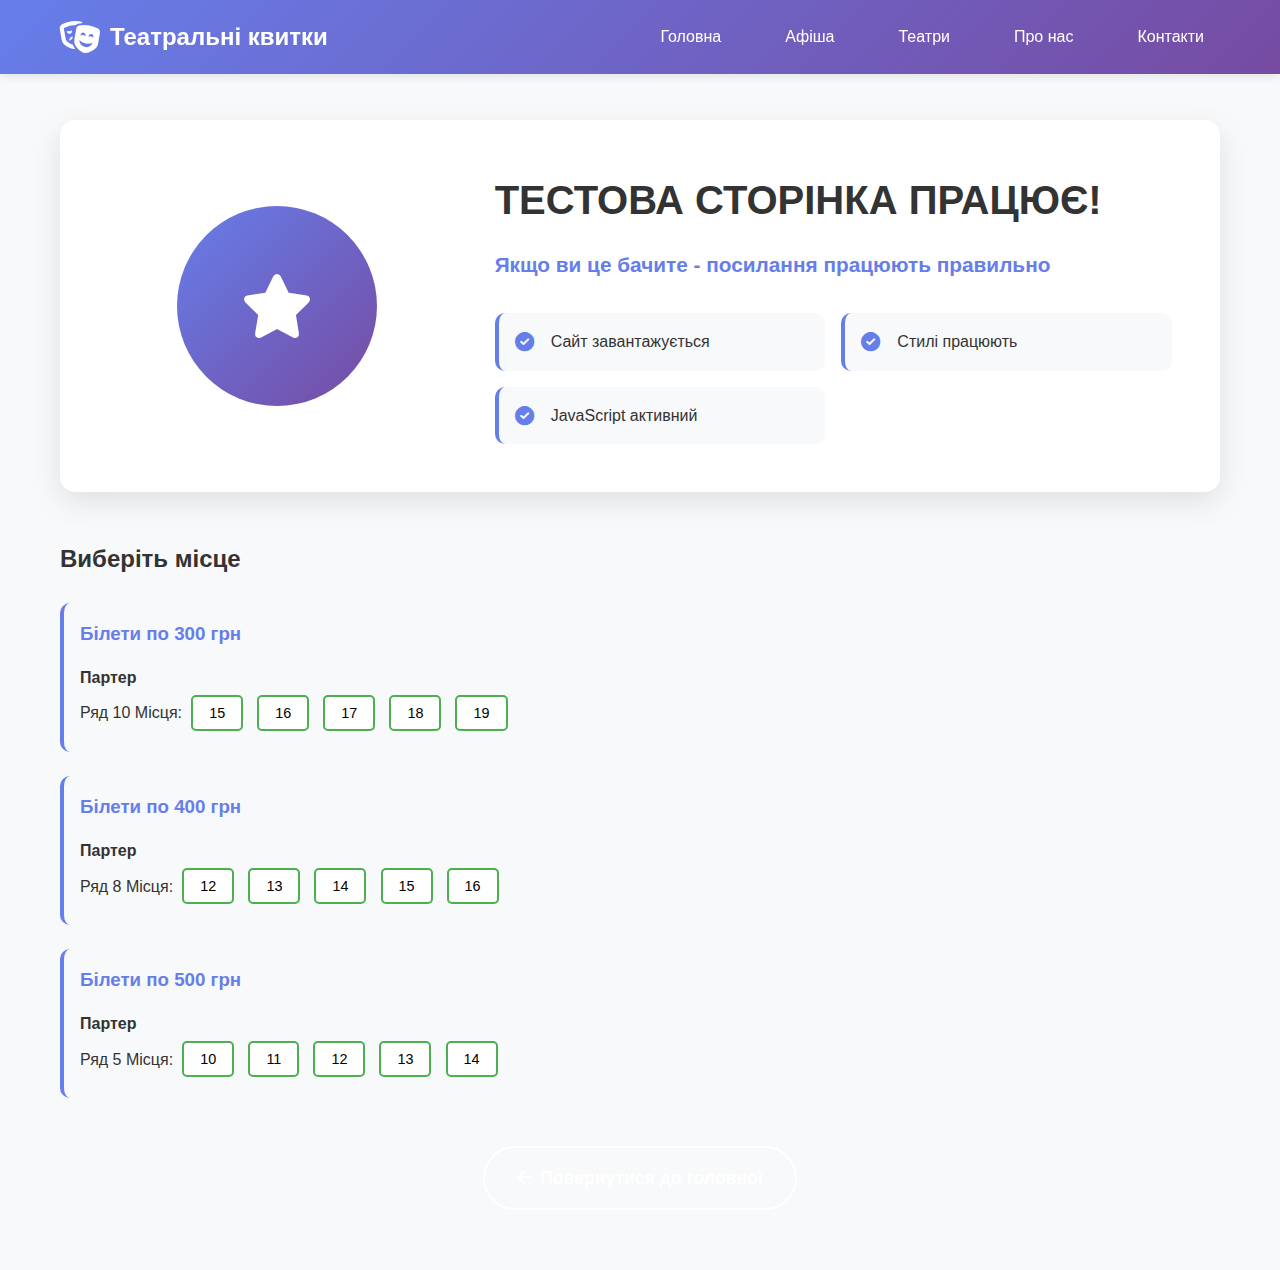
<file: event-test.html>
<!DOCTYPE html>
<html lang="uk">
<head>
    <meta charset="UTF-8">
    <meta name="viewport" content="width=device-width, initial-scale=1.0">
    <title>Тестовий спектакль - Театральні квитки</title>
    <link rel="stylesheet" href="styles.css">
    <link href="https://cdnjs.cloudflare.com/ajax/libs/font-awesome/6.0.0/css/all.min.css" rel="stylesheet">
</head>
<body>
    <!-- Header -->
    <header class="header">
        <div class="container">
            <div class="logo">
                <i class="fas fa-theater-masks"></i>
                <span>Театральні квитки</span>
            </div>
            <nav class="nav">
                <a href="index.html" class="nav-link">Головна</a>
                <a href="index.html#afisha" class="nav-link">Афіша</a>
                <a href="index.html#theaters" class="nav-link">Театри</a>
                <a href="index.html#about" class="nav-link">Про нас</a>
                <a href="index.html#contact" class="nav-link">Контакти</a>
            </nav>
        </div>
    </header>

    <!-- Test Performance Page -->
    <div class="theater-page-content">
        <div class="container">
            <div class="theater-header">
                <div class="theater-image">
                    <i class="fas fa-star"></i>
                </div>
                <div class="theater-info">
                    <h1>ТЕСТОВА СТОРІНКА ПРАЦЮЄ!</h1>
                    <p class="theater-city">Якщо ви це бачите - посилання працюють правильно</p>
                    <div class="theater-details">
                        <div class="detail-item">
                            <i class="fas fa-check-circle"></i>
                            <span>Сайт завантажується</span>
                        </div>
                        <div class="detail-item">
                            <i class="fas fa-check-circle"></i>
                            <span>Стилі працюють</span>
                        </div>
                        <div class="detail-item">
                            <i class="fas fa-check-circle"></i>
                            <span>JavaScript активний</span>
                        </div>
                    </div>
                </div>
            </div>

            <section class="seats-selection">
                <h2>Виберіть місце</h2>
                
                <div class="price-category">
                    <h3>Білети по 300 грн</h3>
                    <p><strong>Партер</strong></p>
                    <p>Ряд 10 Місця: 
                        <button class="seat-button" onclick="selectSeat('Партер', 10, 15, 300)">15</button>
                        <button class="seat-button" onclick="selectSeat('Партер', 10, 16, 300)">16</button>
                        <button class="seat-button" onclick="selectSeat('Партер', 10, 17, 300)">17</button>
                        <button class="seat-button" onclick="selectSeat('Партер', 10, 18, 300)">18</button>
                        <button class="seat-button" onclick="selectSeat('Партер', 10, 19, 300)">19</button>
                    </p>
                </div>

                <div class="price-category">
                    <h3>Білети по 400 грн</h3>
                    <p><strong>Партер</strong></p>
                    <p>Ряд 8 Місця: 
                        <button class="seat-button" onclick="selectSeat('Партер', 8, 12, 400)">12</button>
                        <button class="seat-button" onclick="selectSeat('Партер', 8, 13, 400)">13</button>
                        <button class="seat-button" onclick="selectSeat('Партер', 8, 14, 400)">14</button>
                        <button class="seat-button" onclick="selectSeat('Партер', 8, 15, 400)">15</button>
                        <button class="seat-button" onclick="selectSeat('Партер', 8, 16, 400)">16</button>
                    </p>
                </div>

                <div class="price-category">
                    <h3>Білети по 500 грн</h3>
                    <p><strong>Партер</strong></p>
                    <p>Ряд 5 Місця: 
                        <button class="seat-button" onclick="selectSeat('Партер', 5, 10, 500)">10</button>
                        <button class="seat-button" onclick="selectSeat('Партер', 5, 11, 500)">11</button>
                        <button class="seat-button" onclick="selectSeat('Партер', 5, 12, 500)">12</button>
                        <button class="seat-button" onclick="selectSeat('Партер', 5, 13, 500)">13</button>
                        <button class="seat-button" onclick="selectSeat('Партер', 5, 14, 500)">14</button>
                    </p>
                </div>
            </section>

            <div class="back-button">
                <a href="index.html" class="btn btn-secondary">
                    <i class="fas fa-arrow-left"></i>
                    Повернутися до головної
                </a>
            </div>
        </div>
    </div>

    <!-- Booking Modal -->
    <div id="bookingModal" class="modal">
        <div class="modal-content">
            <span class="close" onclick="closeBookingModal()">&times;</span>
            <div id="bookingContent">
                <!-- Booking content will be loaded here -->
            </div>
        </div>
    </div>

    <!-- Scripts -->
    <script src="script.js"></script>
</body>
</html>
</file>
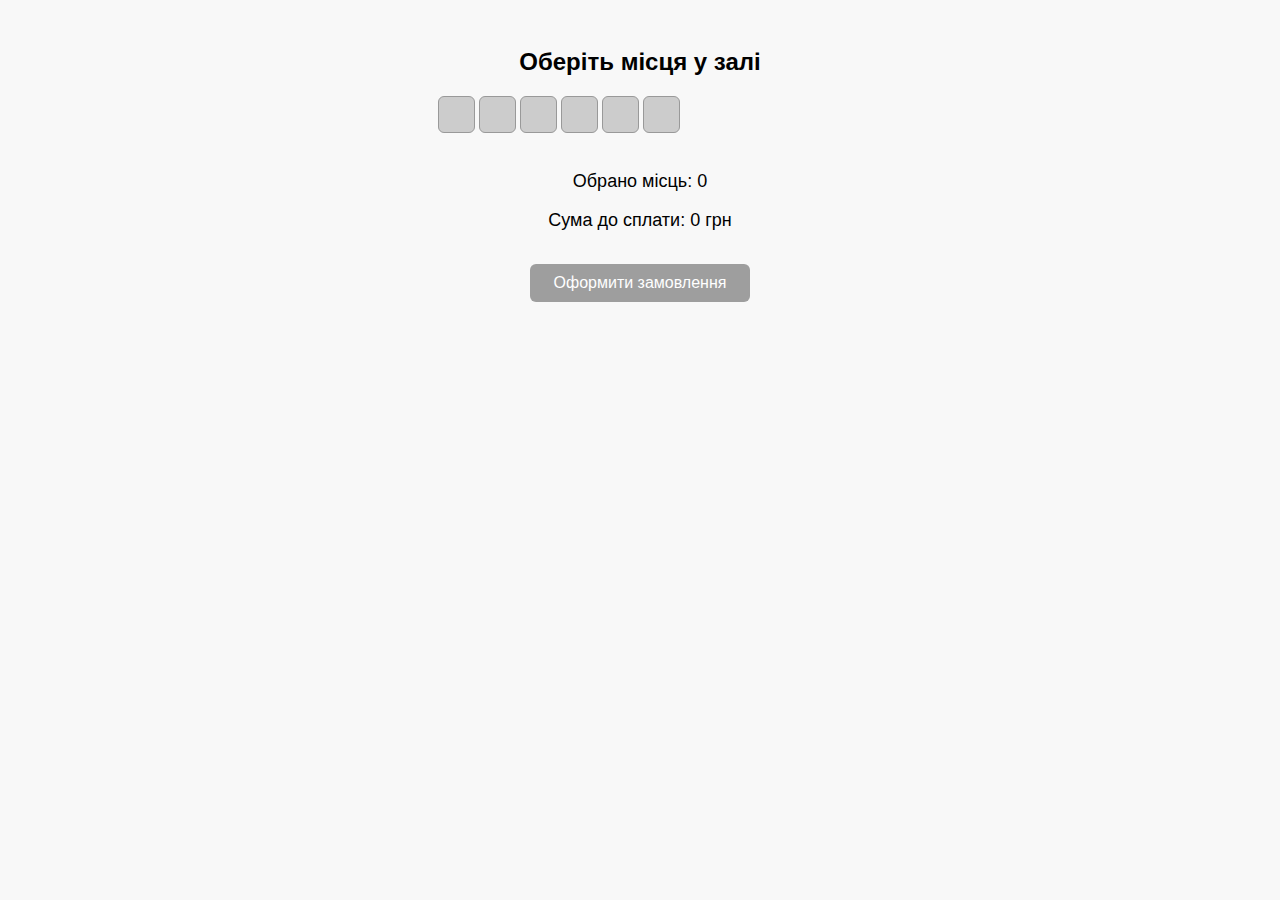
<file: test-seats.html>
<!DOCTYPE html>
<html lang="uk">
<head>
  <meta charset="UTF-8" />
  <meta name="viewport" content="width=device-width, initial-scale=1.0" />
  <title>Тест вибору місць</title>
  <style>
    body {
      font-family: "Segoe UI", sans-serif;
      text-align: center;
      padding: 20px;
      background-color: #f8f8f8;
    }
    #hall {
      display: inline-grid;
      grid-template-columns: repeat(10, 35px);
      gap: 6px;
      margin-bottom: 20px;
    }
    .seat {
      width: 35px;
      height: 35px;
      background: #ccc;
      border-radius: 6px;
      border: 1px solid #999;
      cursor: pointer;
      transition: 0.2s;
    }
    .seat.selected {
      background: #4caf50;
      border-color: #3a8c40;
    }
    #summary {
      margin-top: 15px;
      font-size: 18px;
    }
    #orderBtn {
      margin-top: 15px;
      padding: 10px 24px;
      font-size: 16px;
      border: none;
      border-radius: 6px;
      background: #2196f3;
      color: white;
      cursor: pointer;
    }
    #orderBtn:disabled {
      background: #9e9e9e;
    }
    #orderForm {
      display: none;
      background: white;
      padding: 20px;
      border-radius: 8px;
      box-shadow: 0 0 10px rgba(0, 0, 0, 0.1);
      max-width: 350px;
      margin: 25px auto;
    }
    #orderForm input {
      width: 90%;
      margin: 8px 0;
      padding: 10px;
      border-radius: 5px;
      border: 1px solid #ccc;
    }
  </style>
</head>
<body>
  <h2>Оберіть місця у залі</h2>

  <div id="hall"></div>

  <div id="summary">
    <p>Обрано місць: <span id="count">0</span></p>
    <p>Сума до сплати: <span id="total">0</span> грн</p>
    <button id="orderBtn" disabled>Оформити замовлення</button>
  </div>

  <div id="orderForm">
    <h3>Оформлення замовлення</h3>
    <form id="bookingForm">
      <input type="text" placeholder="Ваше ім’я" required />
      <input type="tel" placeholder="Телефон" required />
      <button type="submit">Підтвердити</button>
    </form>
  </div>

  <script>
    const hall = document.getElementById('hall');
    const countEl = document.getElementById('count');
    const totalEl = document.getElementById('total');
    const orderBtn = document.getElementById('orderBtn');
    const orderForm = document.getElementById('orderForm');
    const bookingForm = document.getElementById('bookingForm');

    const seatsData = [
      { seat: "A1", price: 250 },
      { seat: "A2", price: 250 },
      { seat: "A3", price: 250 },
      { seat: "A4", price: 300 },
      { seat: "A5", price: 300 },
      { seat: "A6", price: 350 }
    ];

    let selectedSeats = [];
    let total = 0;

    // Створюємо місця динамічно
    seatsData.forEach(seat => {
      const div = document.createElement('div');
      div.classList.add('seat');
      div.dataset.seat = seat.seat;
      div.dataset.price = seat.price;

      div.addEventListener('click', () => {
        const seatNumber = div.dataset.seat;
        const price = parseInt(div.dataset.price);

        if (div.classList.contains('selected')) {
          div.classList.remove('selected');
          selectedSeats = selectedSeats.filter(s => s !== seatNumber);
          total -= price;
        } else {
          div.classList.add('selected');
          selectedSeats.push(seatNumber);
          total += price;
        }

        countEl.textContent = selectedSeats.length;
        totalEl.textContent = total;
        orderBtn.disabled = selectedSeats.length === 0;
      });

      hall.appendChild(div);
    });

    orderBtn.addEventListener('click', () => {
      orderForm.style.display = 'block';
      orderBtn.style.display = 'none';
    });

    bookingForm.addEventListener('submit', e => {
      e.preventDefault();
      alert(
        `Ви замовили місця: ${selectedSeats.join(', ')}\nСума: ${total} грн`
      );
    });
  </script>
</body>
</html>
</file>
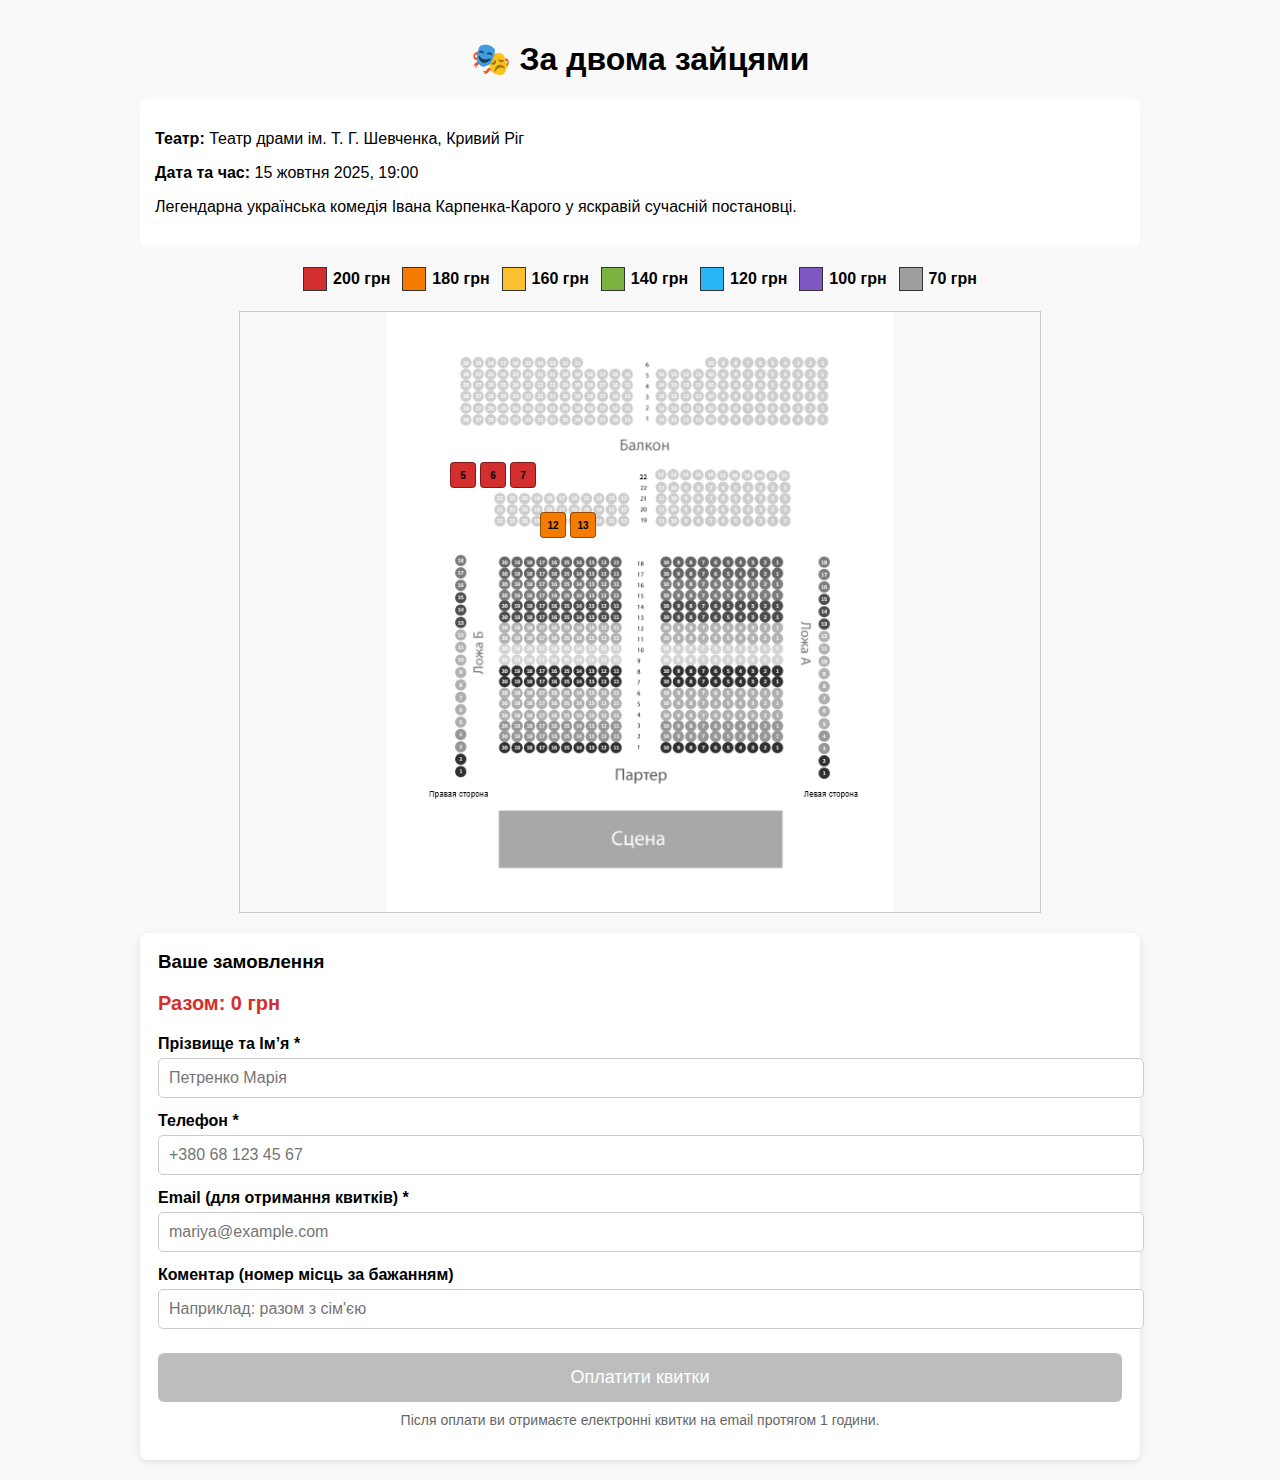
<file: za-dvoma-zaytsiamy.html>
<!DOCTYPE html>
<html lang="uk">
<head>
  <meta charset="UTF-8" />
  <meta name="viewport" content="width=device-width, initial-scale=1.0"/>
  <title>За двома зайцями — Театр Шевченка, Кривий Ріг</title>
  <style>
    body { font-family: Arial, sans-serif; padding: 20px; background: #f9f9f9; margin: 0; }
    .container { max-width: 1000px; margin: 0 auto; }
    h1 { text-align: center; margin-top: 20px; }
    .event-info { background: #fff; padding: 15px; border-radius: 8px; margin: 20px 0; }
    .hall-container {
      position: relative;
      width: 100%;
      max-width: 800px;
      margin: 0 auto;
      background: url('shevchenko.png') no-repeat center;
      background-size: contain;
      height: 600px;
      border: 1px solid #ccc;
      margin-bottom: 20px;
    }
    .seat {
      position: absolute;
      width: 24px;
      height: 24px;
      border-radius: 4px;
      display: flex;
      align-items: center;
      justify-content: center;
      font-size: 10px;
      color: #000;
      cursor: pointer;
      user-select: none;
      border: 1px solid rgba(0,0,0,0.4);
      font-weight: bold;
    }
    .seat.selected {
      outline: 2px solid gold;
      box-shadow: 0 0 6px gold;
    }
    .legend {
      display: flex; flex-wrap: wrap; gap: 12px; margin: 20px 0; justify-content: center;
    }
    .legend-item {
      display: flex; align-items: center; gap: 6px;
      font-weight: bold;
    }
    .color-box {
      width: 22px; height: 22px; border: 1px solid #333;
    }
    .cart {
      background: #fff; padding: 18px; border-radius: 8px;
      box-shadow: 0 2px 8px rgba(0,0,0,0.1);
    }
    .cart h3 { margin-top: 0; }
    .cart-item { margin: 6px 0; font-family: monospace; }
    .total { font-size: 20px; font-weight: bold; margin: 12px 0; color: #d32f2f; }
    .order-form { margin-top: 20px; }
    .form-group { margin: 14px 0; }
    .form-group label {
      display: block; margin-bottom: 5px;
      font-weight: bold;
    }
    .form-group input {
      width: 100%; padding: 10px; border: 1px solid #ccc; border-radius: 5px;
      font-size: 16px;
    }
    .pay-btn {
      background: #1976d2; color: white; border: none; padding: 14px;
      font-size: 18px; border-radius: 6px; cursor: pointer; width: 100%;
      margin-top: 10px;
    }
    .pay-btn:hover { background: #1565c0; }
    .pay-btn:disabled { background: #bdbdbd; cursor: not-allowed; }
    .note {
      font-size: 14px; color: #666; margin-top: 10px;
      text-align: center;
    }
  </style>
</head>
<body>
  <div class="container">
    <h1>🎭 За двома зайцями</h1>

    <div class="event-info">
      <p><strong>Театр:</strong> Театр драми ім. Т. Г. Шевченка, Кривий Ріг</p>
      <p><strong>Дата та час:</strong> 15 жовтня 2025, 19:00</p>
      <p>Легендарна українська комедія Івана Карпенка-Карого у яскравій сучасній постановці.</p>
    </div>

    <!-- Легенда цен -->
    <div class="legend">
      <div class="legend-item"><div class="color-box" style="background:#d32f2f"></div> 200 грн</div>
      <div class="legend-item"><div class="color-box" style="background:#f57c00"></div> 180 грн</div>
      <div class="legend-item"><div class="color-box" style="background:#fbc02d"></div> 160 грн</div>
      <div class="legend-item"><div class="color-box" style="background:#7cb342"></div> 140 грн</div>
      <div class="legend-item"><div class="color-box" style="background:#29b6f6"></div> 120 грн</div>
      <div class="legend-item"><div class="color-box" style="background:#7e57c2"></div> 100 грн</div>
      <div class="legend-item"><div class="color-box" style="background:#9e9e9e"></div> 70 грн</div>
    </div>

    <!-- Схема зала -->
    <div class="hall-container" id="hall"></div>

    <!-- Корзина и форма -->
    <div class="cart">
      <h3>Ваше замовлення</h3>
      <div id="cart-items"></div>
      <div class="total">Разом: <span id="total">0</span> грн</div>

      <div class="order-form">
        <div class="form-group">
          <label>Прізвище та Ім’я *</label>
          <input type="text" id="name" required placeholder="Петренко Марія">
        </div>
        <div class="form-group">
          <label>Телефон *</label>
          <input type="tel" id="phone" required placeholder="+380 68 123 45 67">
        </div>
        <div class="form-group">
          <label>Email (для отримання квитків) *</label>
          <input type="email" id="email" required placeholder="mariya@example.com">
        </div>
        <div class="form-group">
          <label>Коментар (номер місць за бажанням)</label>
          <input type="text" id="comment" placeholder="Наприклад: разом з сім'єю">
        </div>
      </div>

      <button class="pay-btn" id="pay-btn" disabled>Оплатити квитки</button>
      <p class="note">Після оплати ви отримаєте електронні квитки на email протягом 1 години.</p>
    </div>
  </div>

  <script>
    // === ВАША КВОТА: 70 місць (поки приклад з 5 місцями — ви додасте решту) ===
    const quotaSeats = [
      // Формат: { row: "ряд", seat: "місце", price: ціна, x: пікселі від лівого краю, y: пікселі від верху }
      { row: 3, seat: 5, price: 200, x: 210, y: 150 },
      { row: 3, seat: 6, price: 200, x: 240, y: 150 },
      { row: 3, seat: 7, price: 200, x: 270, y: 150 },
      { row: 5, seat: 12, price: 180, x: 300, y: 200 },
      { row: 5, seat: 13, price: 180, x: 330, y: 200 }
      // 🔧 Додайте решту 65 місць сюди за тим самим шаблоном
    ];

    const priceColors = {
      200: '#d32f2f',
      180: '#f57c00',
      160: '#fbc02d',
      140: '#7cb342',
      120: '#29b6f6',
      100: '#7e57c2',
      70: '#9e9e9e'
    };

    let selectedSeats = [];

    function renderSeats() {
      const hall = document.getElementById('hall');
      quotaSeats.forEach((seat, index) => {
        const seatEl = document.createElement('div');
        seatEl.className = 'seat';
        seatEl.textContent = seat.seat;
        seatEl.style.left = `${seat.x}px`;
        seatEl.style.top = `${seat.y}px`;
        seatEl.style.backgroundColor = priceColors[seat.price];
        seatEl.dataset.index = index;

        seatEl.addEventListener('click', () => toggleSeat(index, seatEl));
        hall.appendChild(seatEl);
      });
    }

    function toggleSeat(index, element) {
      const seat = quotaSeats[index];
      const key = `${seat.row}-${seat.seat}`;
      const existing = selectedSeats.find(s => s.key === key);

      if (existing) {
        selectedSeats = selectedSeats.filter(s => s.key !== key);
        element.classList.remove('selected');
      } else {
        selectedSeats.push({ key, ...seat });
        element.classList.add('selected');
      }
      updateCart();
    }

    function updateCart() {
      const cartItems = document.getElementById('cart-items');
      const totalEl = document.getElementById('total');
      const payBtn = document.getElementById('pay-btn');

      cartItems.innerHTML = '';
      let total = 0;

      selectedSeats.forEach(item => {
        const div = document.createElement('div');
        div.className = 'cart-item';
        div.textContent = `Ряд ${item.row}, Місце ${item.seat} — ${item.price} грн`;
        cartItems.appendChild(div);
        total += item.price;
      });

      totalEl.textContent = total;
      payBtn.disabled = selectedSeats.length === 0;
    }

    document.getElementById('pay-btn').addEventListener('click', () => {
      const name = document.getElementById('name').value.trim();
      const phone = document.getElementById('phone').value.trim();
      const email = document.getElementById('email').value.trim();
      const total = document.getElementById('total').textContent;

      if (!name || !phone || !email) {
        alert('❗ Будь ласка, заповніть усі обов’язкові поля.');
        return;
      }

      // 🔧 ЗАМІНИТЕ ЦЕЙ БЛОК НА РЕАЛЬНУ ПЛАТІЖНУ ПОСИЛАННЯ LIQPAY
      const order_id = `za_zaytsiamy_20251015_${Date.now()}`;
      const description = encodeURIComponent(`За двома зайцями, місця: ${selectedSeats.map(s => `Р${s.row}-М${s.seat}`).join(', ')}`);
      
      // Приклад шаблону для LiqPay (вам потрібно створити таку посилання в панелі LiqPay)
      const liqpayUrl = `https://www.liqpay.ua/checkout?amount=${total}&currency=UAH&description=${description}&order_id=${order_id}&language=uk`;
      
      // Перенаправлення на оплату
      window.location.href = liqpayUrl;
    });

    // Запуск
    renderSeats();
  </script>
</body>
</html>
</file>
<file: styles.css>
/* Reset and Base Styles */
* {
    margin: 0;
    padding: 0;
    box-sizing: border-box;
}

body {
    font-family: 'Segoe UI', Tahoma, Geneva, Verdana, sans-serif;
    line-height: 1.6;
    color: #333;
    background-color: #f8f9fa;
}

.container {
    max-width: 1200px;
    margin: 0 auto;
    padding: 0 20px;
}

/* Header Styles */
.header {
    background: linear-gradient(135deg, #667eea 0%, #764ba2 100%);
    color: white;
    padding: 1rem 0;
    position: fixed;
    top: 0;
    width: 100%;
    z-index: 1000;
    box-shadow: 0 2px 10px rgba(0,0,0,0.1);
}

.header .container {
    display: flex;
    justify-content: space-between;
    align-items: center;
}

.logo {
    display: flex;
    align-items: center;
    font-size: 1.5rem;
    font-weight: bold;
}

.logo i {
    margin-right: 10px;
    font-size: 2rem;
}

.nav {
    display: flex;
    gap: 2rem;
}

.nav-link {
    color: white;
    text-decoration: none;
    padding: 0.5rem 1rem;
    border-radius: 5px;
    transition: all 0.3s ease;
}

.nav-link:hover,
.nav-link.active {
    background-color: rgba(255,255,255,0.2);
    transform: translateY(-2px);
}

.language-switcher {
    display: flex;
    gap: 0.5rem;
}

.lang-btn {
    background: rgba(255,255,255,0.2);
    border: none;
    color: white;
    padding: 0.5rem;
    border-radius: 3px;
    cursor: pointer;
    transition: all 0.3s ease;
}

.lang-btn:hover,
.lang-btn.active {
    background: rgba(255,255,255,0.3);
}

/* Hero Section */
.hero {
    background: linear-gradient(135deg, #667eea 0%, #764ba2 100%);
    color: white;
    padding: 120px 0 80px;
    display: flex;
    align-items: center;
    min-height: 100vh;
}

.hero-content {
    flex: 1;
    max-width: 600px;
}

.hero-title {
    font-size: 3.5rem;
    font-weight: bold;
    margin-bottom: 1rem;
    line-height: 1.2;
}

.hero-subtitle {
    font-size: 1.3rem;
    margin-bottom: 2rem;
    opacity: 0.9;
}

.hero-buttons {
    display: flex;
    gap: 1rem;
    flex-wrap: wrap;
}

.btn {
    padding: 1rem 2rem;
    border: none;
    border-radius: 50px;
    font-size: 1.1rem;
    font-weight: 600;
    cursor: pointer;
    transition: all 0.3s ease;
    display: inline-flex;
    align-items: center;
    gap: 0.5rem;
    text-decoration: none;
}

.btn-primary {
    background: #ff6b6b;
    color: white;
}

.btn-primary:hover {
    background: #ff5252;
    transform: translateY(-3px);
    box-shadow: 0 10px 20px rgba(255,107,107,0.3);
}

.btn-secondary {
    background: transparent;
    color: white;
    border: 2px solid white;
}

.btn-secondary:hover {
    background: white;
    color: #667eea;
    transform: translateY(-3px);
}

.hero-image {
    flex: 1;
    display: flex;
    justify-content: center;
    align-items: center;
}

.theater-silhouette {
    font-size: 15rem;
    opacity: 0.3;
    animation: float 3s ease-in-out infinite;
}

@keyframes float {
    0%, 100% { transform: translateY(0px); }
    50% { transform: translateY(-20px); }
}

/* Search Section */
.search-section {
    background: white;
    padding: 3rem 0;
    box-shadow: 0 5px 15px rgba(0,0,0,0.1);
}

.search-box h2 {
    text-align: center;
    margin-bottom: 2rem;
    color: #333;
    font-size: 2rem;
}

.search-filters {
    display: grid;
    grid-template-columns: repeat(auto-fit, minmax(200px, 1fr));
    gap: 1rem;
    align-items: end;
}

.filter-group {
    display: flex;
    flex-direction: column;
}

.filter-group label {
    margin-bottom: 0.5rem;
    font-weight: 600;
    color: #555;
}

.filter-group select,
.filter-group input {
    padding: 0.8rem;
    border: 2px solid #e0e0e0;
    border-radius: 8px;
    font-size: 1rem;
    transition: border-color 0.3s ease;
}

.filter-group select:focus,
.filter-group input:focus {
    outline: none;
    border-color: #667eea;
}

/* Performances Section */
.performances-section {
    padding: 4rem 0;
}

.section-title {
    text-align: center;
    font-size: 2.5rem;
    margin-bottom: 3rem;
    color: #333;
    position: relative;
}

.section-title::after {
    content: '';
    position: absolute;
    bottom: -10px;
    left: 50%;
    transform: translateX(-50%);
    width: 80px;
    height: 4px;
    background: linear-gradient(135deg, #667eea 0%, #764ba2 100%);
    border-radius: 2px;
}

.performances-grid {
    display: grid;
    grid-template-columns: repeat(auto-fit, minmax(350px, 1fr));
    gap: 2rem;
}

.performance-card {
    background: white;
    border-radius: 15px;
    overflow: hidden;
    box-shadow: 0 10px 30px rgba(0,0,0,0.1);
    transition: all 0.3s ease;
    cursor: pointer;
}

.performance-card:hover {
    transform: translateY(-10px);
    box-shadow: 0 20px 40px rgba(0,0,0,0.15);
}

.performance-image {
    height: 250px;
    background: linear-gradient(135deg, #667eea 0%, #764ba2 100%);
    display: flex;
    align-items: center;
    justify-content: center;
    color: white;
    font-size: 4rem;
}

.performance-info {
    padding: 1.5rem;
}

.performance-title {
    font-size: 1.5rem;
    font-weight: bold;
    margin-bottom: 0.5rem;
    color: #333;
}

.performance-theater {
    color: #667eea;
    font-weight: 600;
    margin-bottom: 0.5rem;
}

.performance-date {
    color: #666;
    margin-bottom: 1rem;
}

.performance-price {
    font-size: 1.2rem;
    font-weight: bold;
    color: #ff6b6b;
    margin-bottom: 1rem;
}

.performance-description {
    color: #777;
    margin-bottom: 1rem;
    line-height: 1.5;
}

/* Theaters Section */
.theaters-section {
    background: white;
    padding: 4rem 0;
}

.theaters-grid {
    display: grid;
    grid-template-columns: repeat(auto-fit, minmax(280px, 1fr));
    gap: 2rem;
}

.theater-card {
    background: white;
    border-radius: 15px;
    padding: 2rem;
    text-align: center;
    box-shadow: 0 10px 30px rgba(0,0,0,0.1);
    transition: all 0.3s ease;
    cursor: pointer;
}

.theater-card:hover {
    transform: translateY(-10px);
    box-shadow: 0 20px 40px rgba(0,0,0,0.15);
}

.theater-image {
    width: 80px;
    height: 80px;
    background: linear-gradient(135deg, #667eea 0%, #764ba2 100%);
    border-radius: 50%;
    display: flex;
    align-items: center;
    justify-content: center;
    margin: 0 auto 1rem;
    color: white;
    font-size: 2rem;
}

.theater-info h3 {
    font-size: 1.3rem;
    margin-bottom: 0.5rem;
    color: #333;
}

.theater-city {
    color: #667eea;
    font-weight: 600;
    margin-bottom: 0.5rem;
}

.theater-description {
    color: #666;
    margin-bottom: 1rem;
}

.theater-features {
    display: flex;
    justify-content: center;
    gap: 1rem;
    flex-wrap: wrap;
}

.feature {
    background: #f0f0f0;
    padding: 0.3rem 0.8rem;
    border-radius: 20px;
    font-size: 0.9rem;
    color: #555;
}

/* About Section */
.about-section {
    padding: 4rem 0;
    background: #f8f9fa;
}

.about-content {
    display: grid;
    grid-template-columns: 2fr 1fr;
    gap: 3rem;
    align-items: center;
}

.about-text p {
    font-size: 1.1rem;
    margin-bottom: 2rem;
    color: #555;
}

.advantages {
    display: flex;
    flex-direction: column;
    gap: 1rem;
}

.advantage {
    display: flex;
    align-items: center;
    gap: 1rem;
}

.advantage i {
    color: #4CAF50;
    font-size: 1.2rem;
}

.about-image {
    display: flex;
    justify-content: center;
    align-items: center;
    font-size: 8rem;
    color: #667eea;
    opacity: 0.3;
}

/* Contact Section */
.contact-section {
    background: white;
    padding: 4rem 0;
}

.contact-content {
    display: grid;
    grid-template-columns: 1fr 1fr;
    gap: 3rem;
}

.contact-info {
    display: flex;
    flex-direction: column;
    gap: 2rem;
}

.contact-item {
    display: flex;
    align-items: center;
    gap: 1rem;
}

.contact-item i {
    width: 50px;
    height: 50px;
    background: linear-gradient(135deg, #667eea 0%, #764ba2 100%);
    color: white;
    border-radius: 50%;
    display: flex;
    align-items: center;
    justify-content: center;
    font-size: 1.2rem;
}

.contact-item h4 {
    margin-bottom: 0.3rem;
    color: #333;
}

.contact-item p {
    color: #666;
}

.social-links h4 {
    margin-bottom: 1rem;
    color: #333;
}

.social-buttons {
    display: flex;
    flex-direction: column;
    gap: 1rem;
}

.social-btn {
    display: flex;
    align-items: center;
    gap: 1rem;
    padding: 1rem;
    border-radius: 10px;
    text-decoration: none;
    color: white;
    transition: all 0.3s ease;
}

.social-btn.facebook {
    background: #3b5998;
}

.social-btn.instagram {
    background: linear-gradient(45deg, #f09433 0%, #e6683c 25%, #dc2743 50%, #cc2366 75%, #bc1888 100%);
}

.social-btn.telegram {
    background: #0088cc;
}

.social-btn:hover {
    transform: translateX(10px);
}

/* Footer */
.footer {
    background: #333;
    color: white;
    padding: 3rem 0 1rem;
}

.footer-content {
    display: grid;
    grid-template-columns: repeat(auto-fit, minmax(250px, 1fr));
    gap: 2rem;
    margin-bottom: 2rem;
}

.footer-section h3,
.footer-section h4 {
    margin-bottom: 1rem;
}

.footer-section ul {
    list-style: none;
}

.footer-section ul li {
    margin-bottom: 0.5rem;
}

.footer-section ul li a {
    color: #ccc;
    text-decoration: none;
    transition: color 0.3s ease;
}

.footer-section ul li a:hover {
    color: white;
}

.footer-bottom {
    text-align: center;
    padding-top: 2rem;
    border-top: 1px solid #555;
    color: #ccc;
}

/* Modal Styles */
.modal {
    display: none;
    position: fixed;
    z-index: 2000;
    left: 0;
    top: 0;
    width: 100%;
    height: 100%;
    background-color: rgba(0,0,0,0.5);
    backdrop-filter: blur(5px);
}

.modal-content {
    background-color: white;
    margin: 5% auto;
    padding: 2rem;
    border-radius: 15px;
    width: 90%;
    max-width: 800px;
    max-height: 80vh;
    overflow-y: auto;
    position: relative;
    box-shadow: 0 20px 40px rgba(0,0,0,0.2);
}

.close {
    position: absolute;
    right: 1rem;
    top: 1rem;
    font-size: 2rem;
    cursor: pointer;
    color: #999;
    transition: color 0.3s ease;
}

.close:hover {
    color: #333;
}

/* Hall Scheme Styles */
.hall-scheme {
    margin: 2rem 0;
    text-align: center;
}

.hall-scheme svg {
    max-width: 100%;
    height: auto;
    border: 2px solid #e0e0e0;
    border-radius: 10px;
    background: white;
}

.seat {
    cursor: pointer;
    transition: all 0.2s ease;
}

.seat:hover {
    stroke-width: 3;
    filter: brightness(1.2);
}

.seat.selected {
    fill: #ff6b6b !important;
    stroke: #ff5252 !important;
    stroke-width: 2;
}

.seat.occupied {
    fill: #ccc !important;
    stroke: #999 !important;
    cursor: not-allowed;
}

.seat-text {
    font-size: 8px;
    font-weight: bold;
    text-anchor: middle;
    dominant-baseline: central;
    pointer-events: none;
}

/* Booking Form Styles */
.booking-form {
    display: grid;
    gap: 1rem;
}

.form-group {
    display: flex;
    flex-direction: column;
}

.form-group label {
    margin-bottom: 0.5rem;
    font-weight: 600;
    color: #333;
}

.form-group input,
.form-group select,
.form-group textarea {
    padding: 0.8rem;
    border: 2px solid #e0e0e0;
    border-radius: 8px;
    font-size: 1rem;
    transition: border-color 0.3s ease;
}

.form-group input:focus,
.form-group select:focus,
.form-group textarea:focus {
    outline: none;
    border-color: #667eea;
}

.form-group input[readonly] {
    background-color: #f5f5f5;
    color: #666;
}

.seats-selection {
    margin: 2rem 0;
}

.price-category {
    margin: 1.5rem 0;
    padding: 1rem;
    background: #f8f9fa;
    border-radius: 10px;
    border-left: 4px solid #667eea;
}

.price-category h3 {
    color: #667eea;
    margin-bottom: 1rem;
}

.seat-button {
    display: inline-block;
    margin: 0.3rem;
    padding: 0.5rem 1rem;
    background: white;
    border: 2px solid #4CAF50;
    border-radius: 5px;
    cursor: pointer;
    transition: all 0.3s ease;
    font-size: 0.9rem;
}

.seat-button:hover {
    background: #4CAF50;
    color: white;
    transform: scale(1.05);
}

.seat-button.sold {
    background: #ccc;
    border-color: #999;
    cursor: not-allowed;
    opacity: 0.6;
}

/* Responsive Design */
@media (max-width: 768px) {
    .header .container {
        flex-direction: column;
        gap: 1rem;
    }
    
    .nav {
        flex-wrap: wrap;
        justify-content: center;
    }
    
    .hero {
        flex-direction: column;
        text-align: center;
        padding: 100px 0 60px;
    }
    
    .hero-title {
        font-size: 2.5rem;
    }
    
    .hero-buttons {
        justify-content: center;
    }
    
    .search-filters {
        grid-template-columns: 1fr;
    }
    
    .performances-grid {
        grid-template-columns: 1fr;
    }
    
    .theaters-grid {
        grid-template-columns: 1fr;
    }
    
    .about-content {
        grid-template-columns: 1fr;
        text-align: center;
    }
    
    .contact-content {
        grid-template-columns: 1fr;
    }
    
    .theater-silhouette {
        font-size: 8rem;
    }
}

@media (max-width: 480px) {
    .container {
        padding: 0 15px;
    }
    
    .hero-title {
        font-size: 2rem;
    }
    
    .hero-subtitle {
        font-size: 1.1rem;
    }
    
    .btn {
        padding: 0.8rem 1.5rem;
        font-size: 1rem;
    }
    
    .section-title {
        font-size: 2rem;
    }
    
    .modal-content {
        margin: 10% auto;
        padding: 1rem;
        width: 95%;
    }
}

/* Theater Page Styles */
.theater-page-content {
    padding: 120px 0 60px;
    background: #f8f9fa;
}

.theater-header {
    display: grid;
    grid-template-columns: 1fr 2fr;
    gap: 3rem;
    align-items: center;
    background: white;
    padding: 3rem;
    border-radius: 15px;
    box-shadow: 0 10px 30px rgba(0,0,0,0.1);
    margin-bottom: 3rem;
}

.theater-image {
    display: flex;
    justify-content: center;
    align-items: center;
    width: 200px;
    height: 200px;
    background: linear-gradient(135deg, #667eea 0%, #764ba2 100%);
    border-radius: 50%;
    color: white;
    font-size: 4rem;
    margin: 0 auto;
}

.theater-info h1 {
    font-size: 2.5rem;
    color: #333;
    margin-bottom: 1rem;
}

.theater-city {
    color: #667eea;
    font-size: 1.3rem;
    font-weight: 600;
    margin-bottom: 2rem;
}

.theater-details {
    display: grid;
    grid-template-columns: repeat(auto-fit, minmax(250px, 1fr));
    gap: 1rem;
}

.detail-item {
    display: flex;
    align-items: center;
    gap: 1rem;
    padding: 1rem;
    background: #f8f9fa;
    border-radius: 10px;
    border-left: 4px solid #667eea;
}

.detail-item i {
    color: #667eea;
    font-size: 1.2rem;
    width: 20px;
}

.theater-description,
.theater-history {
    background: white;
    padding: 2rem;
    border-radius: 15px;
    margin-bottom: 2rem;
    box-shadow: 0 5px 15px rgba(0,0,0,0.1);
}

.theater-description h2,
.theater-history h2 {
    color: #333;
    margin-bottom: 1.5rem;
    font-size: 2rem;
}

.theater-description p,
.theater-history p {
    color: #555;
    line-height: 1.8;
    margin-bottom: 1rem;
    font-size: 1.1rem;
}

.hall-scheme {
    background: white;
    padding: 2rem;
    border-radius: 15px;
    margin-bottom: 2rem;
    box-shadow: 0 5px 15px rgba(0,0,0,0.1);
}

.hall-scheme h2 {
    color: #333;
    margin-bottom: 2rem;
    font-size: 2rem;
}

.scheme-container {
    display: grid;
    grid-template-columns: 2fr 1fr;
    gap: 2rem;
    align-items: start;
}

.scheme-image {
    display: flex;
    flex-direction: column;
    align-items: center;
    justify-content: center;
    height: 300px;
    background: linear-gradient(135deg, #f8f9fa 0%, #e9ecef 100%);
    border: 2px dashed #ccc;
    border-radius: 10px;
    color: #999;
}

.scheme-image i {
    font-size: 4rem;
    margin-bottom: 1rem;
}

.scheme-image p {
    font-size: 1.1rem;
    font-weight: 600;
}

.scheme-legend h3,
.scheme-legend h4 {
    color: #333;
    margin-bottom: 1rem;
}

.legend-item {
    display: flex;
    align-items: center;
    gap: 1rem;
    margin-bottom: 0.8rem;
    padding: 0.5rem;
    background: #f8f9fa;
    border-radius: 8px;
}

.legend-color {
    width: 20px;
    height: 20px;
    border-radius: 4px;
    border: 2px solid #fff;
    box-shadow: 0 2px 4px rgba(0,0,0,0.1);
}

.theater-performances {
    background: white;
    padding: 2rem;
    border-radius: 15px;
    margin-bottom: 2rem;
    box-shadow: 0 5px 15px rgba(0,0,0,0.1);
}

.theater-performances h2 {
    color: #333;
    margin-bottom: 2rem;
    font-size: 2rem;
}

.theater-performances .performances-grid {
    display: grid;
    grid-template-columns: repeat(auto-fit, minmax(300px, 1fr));
    gap: 2rem;
}

.back-button {
    text-align: center;
    margin-top: 3rem;
}

.back-button .btn {
    padding: 1rem 2rem;
    font-size: 1.1rem;
}

/* Hall Schemes Section */
.hall-schemes {
    background: white;
    padding: 2rem;
    border-radius: 15px;
    margin-bottom: 2rem;
    box-shadow: 0 5px 15px rgba(0,0,0,0.1);
}

.hall-schemes h2 {
    color: #333;
    margin-bottom: 2rem;
    font-size: 2rem;
}

.hall-schemes .hall-scheme {
    margin-bottom: 3rem;
    padding: 1.5rem;
    background: #f8f9fa;
    border-radius: 10px;
}

.hall-schemes .hall-scheme:last-child {
    margin-bottom: 0;
}

.hall-schemes .hall-scheme h3 {
    color: #333;
    margin-bottom: 1.5rem;
    font-size: 1.5rem;
}

/* Animation Classes */
.fade-in {
    animation: fadeIn 0.6s ease-in;
}

@keyframes fadeIn {
    from { opacity: 0; transform: translateY(20px); }
    to { opacity: 1; transform: translateY(0); }
}

.slide-up {
    animation: slideUp 0.6s ease-out;
}

@keyframes slideUp {
    from { opacity: 0; transform: translateY(50px); }
    to { opacity: 1; transform: translateY(0); }
}

/* Loading Animation */
.loading {
    display: inline-block;
    width: 20px;
    height: 20px;
    border: 3px solid #f3f3f3;
    border-top: 3px solid #667eea;
    border-radius: 50%;
    animation: spin 1s linear infinite;
}

@keyframes spin {
    0% { transform: rotate(0deg); }
    100% { transform: rotate(360deg); }
}
</file>
